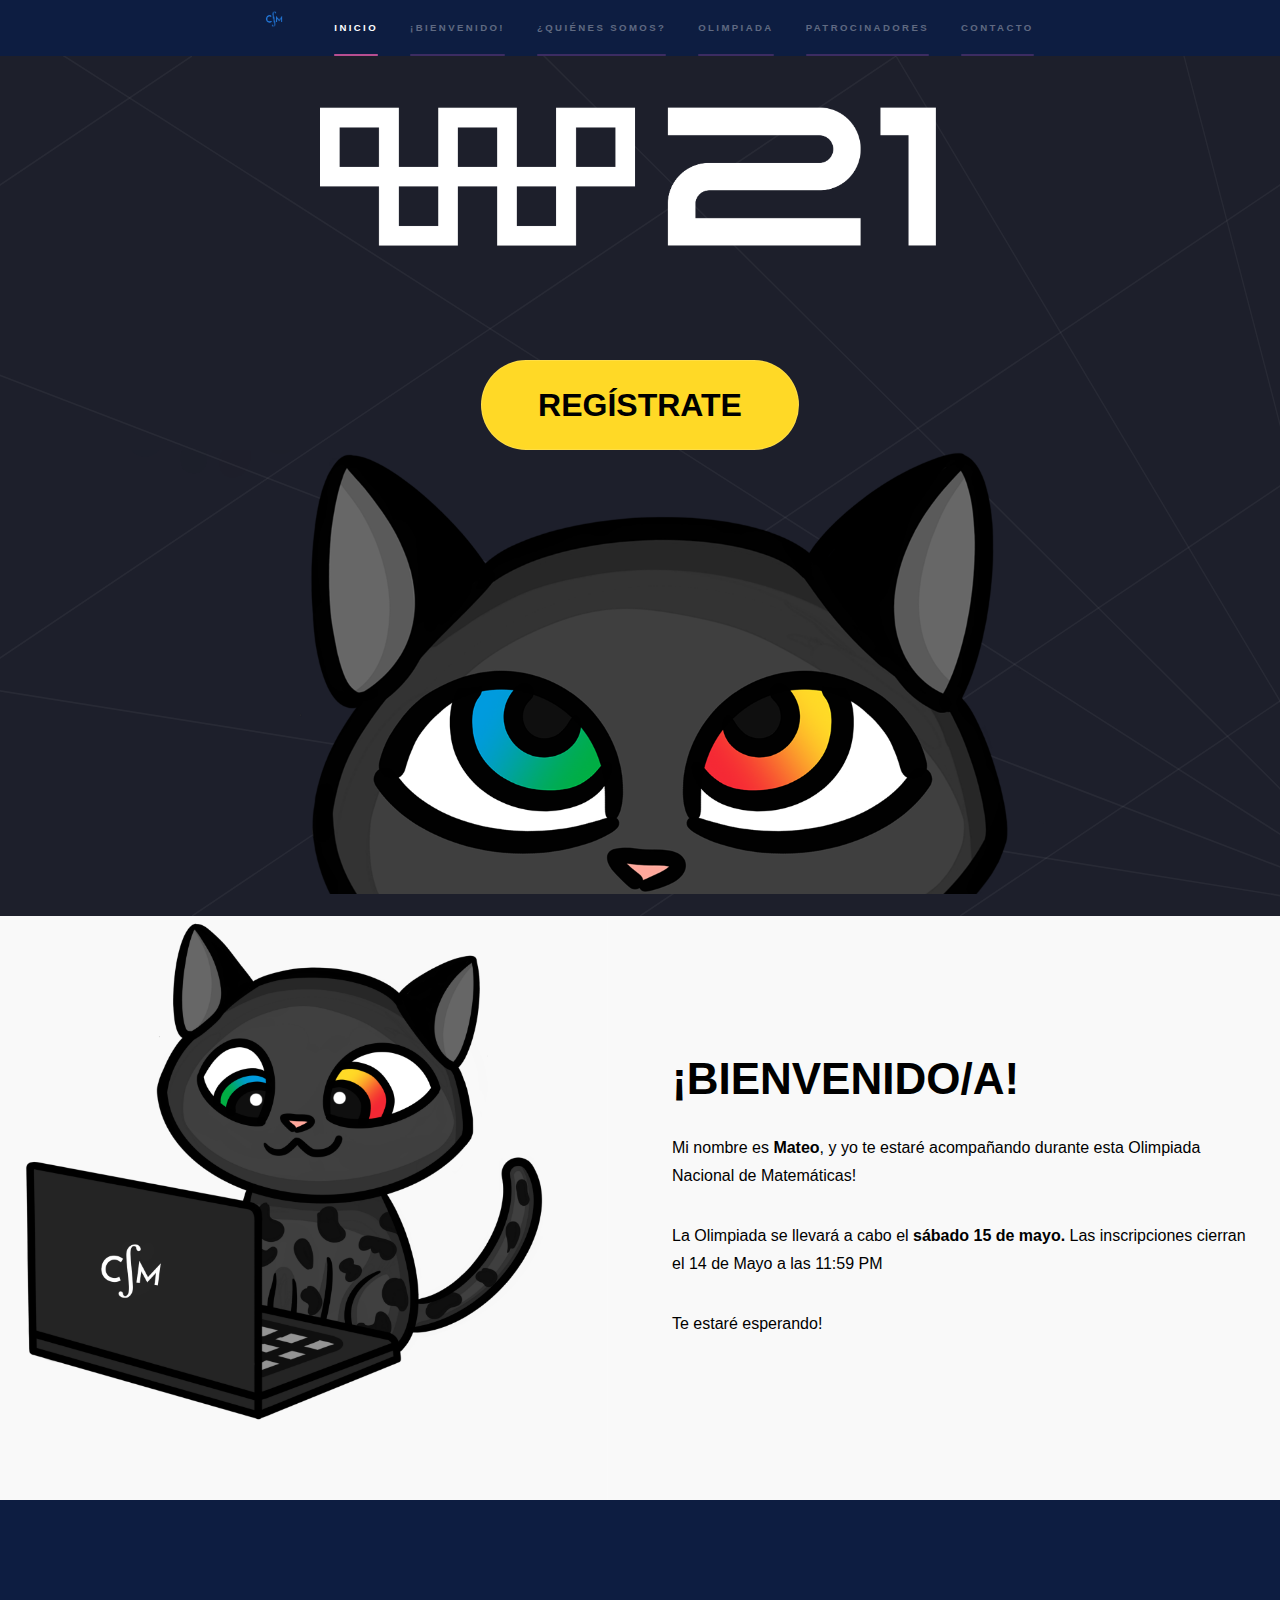
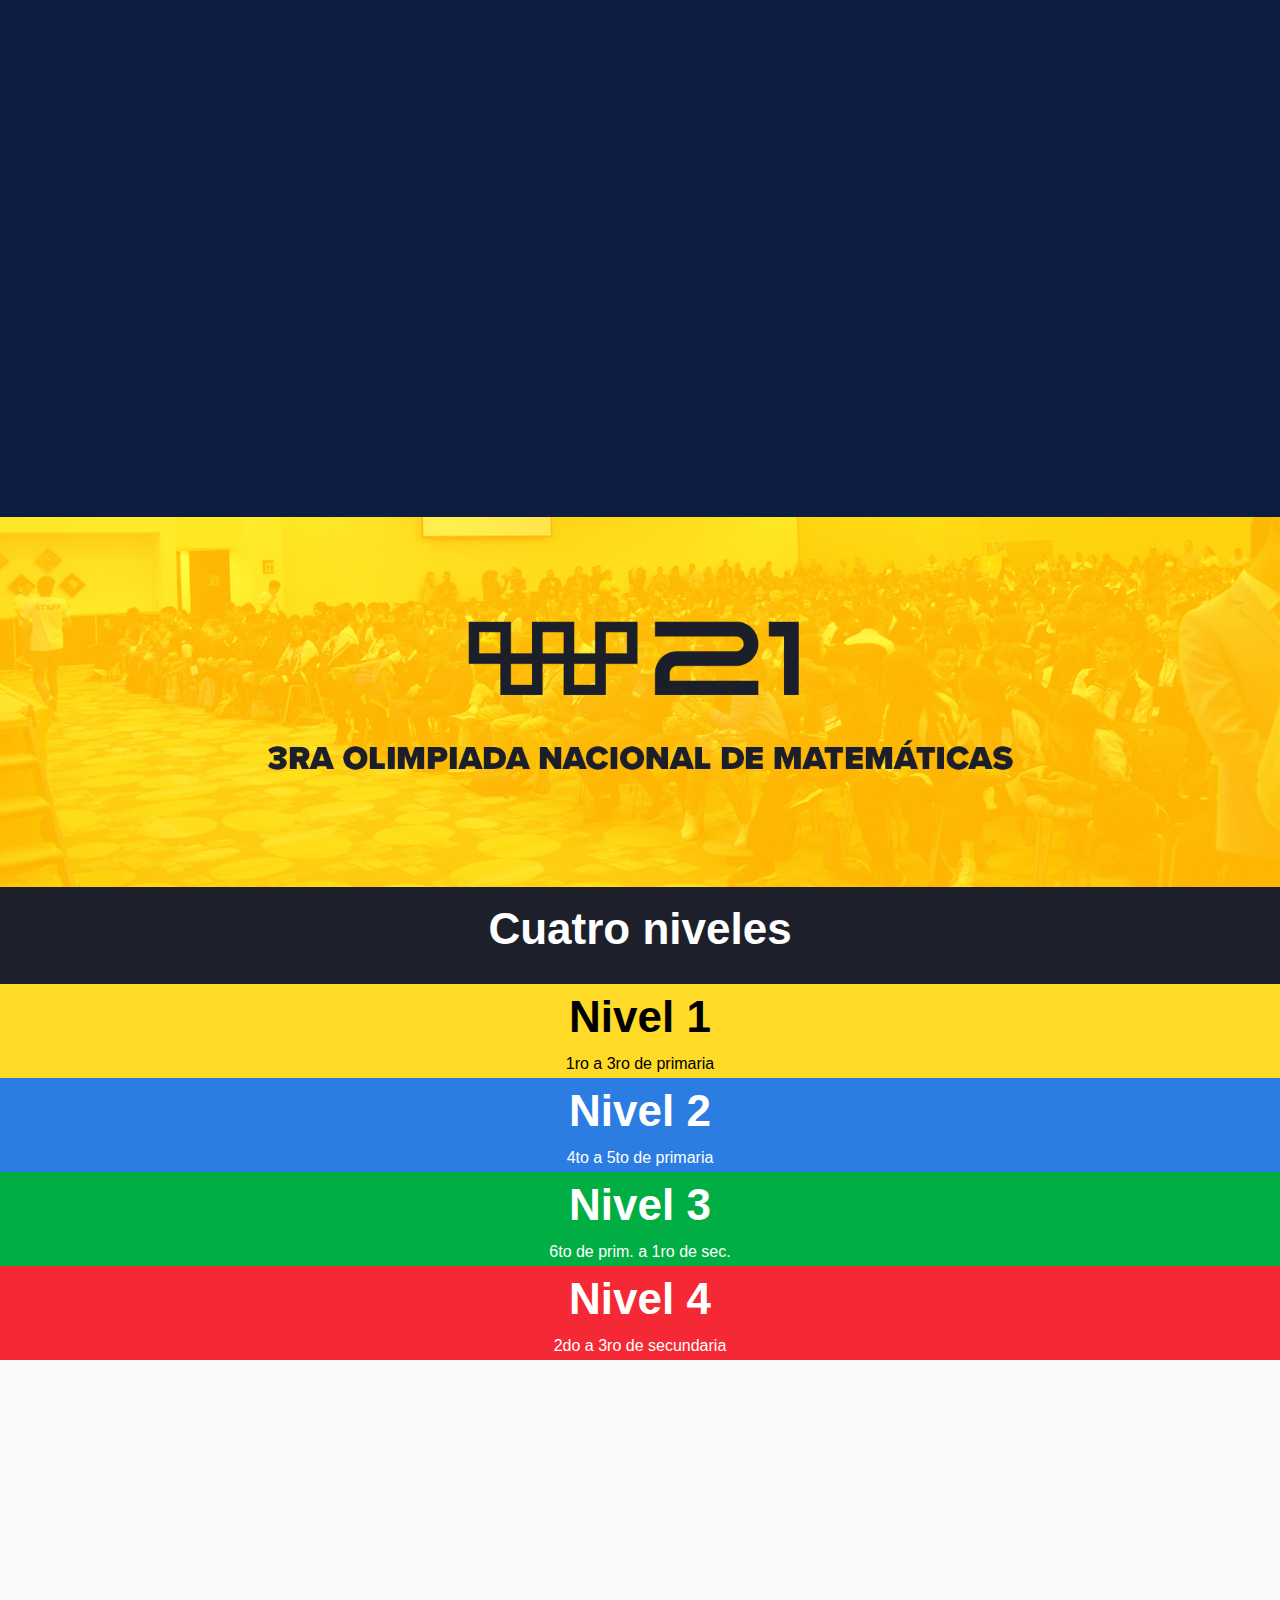
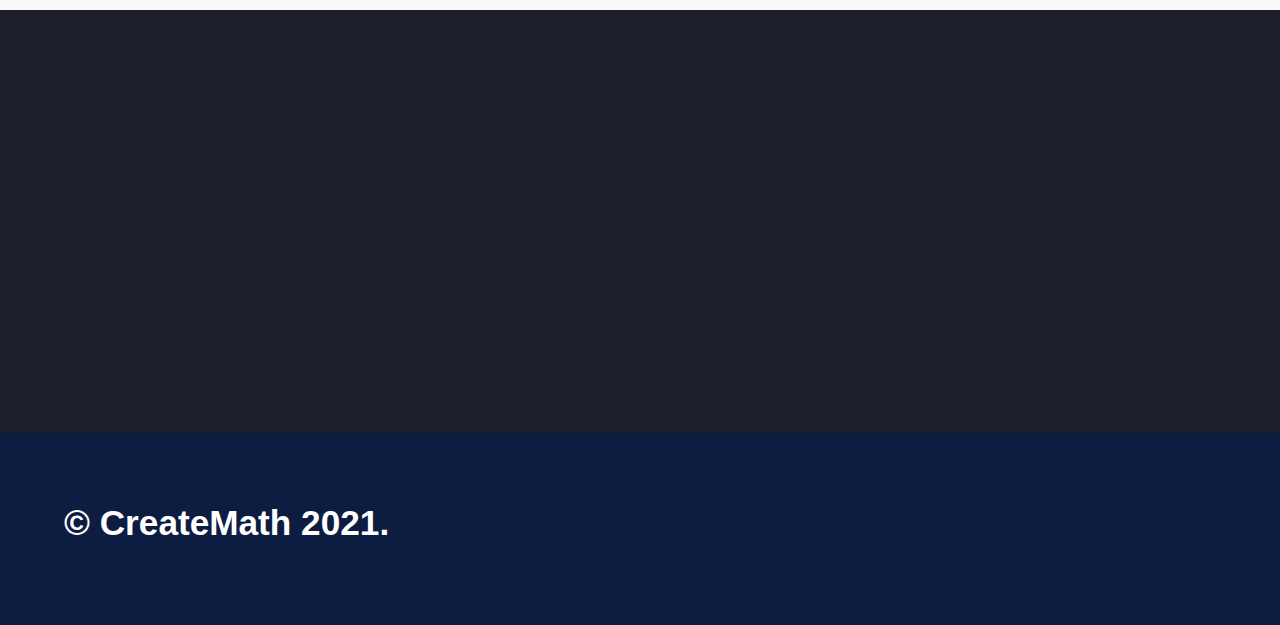
<file: index.html>
<!DOCTYPE HTML>
<!--
	Hyperspace by HTML5 UP
	html5up.net | @ajlkn
	Free for personal and commercial use under the CCA 3.0 license (html5up.net/license)
-->
<html>
	<head>
		<title>CreateMath</title>
		<meta charset="utf-8" />
		<meta name="viewport" content="width=device-width, initial-scale=1, user-scalable=no" />
		<link rel="stylesheet" href="assets/css/main.css" />
		<noscript><link rel="stylesheet" href="assets/css/noscript.css" /></noscript>
	</head>
	<body class="is-preload">

		<!-- Sidebar -->
			<section id="sidebar">
				<div class="inner">
					<nav>
						<ul>
							<li><img id="logoCreatemath" alt="logoCreateMath" src="imgnew/iconomath.jpg"/></li>
							<li><a href="#intro">Inicio</a></li>
							<li><a href="#one">¡Bienvenido!</a></li>
							<li><a href="#two">¿Quiénes somos?</a></li>
							<li><a href="#three">Olimpiada</a></li>
							<li><a href="#four">Patrocinadores</a></li>
							<li><a href="#five">Contacto</a></li>
						</ul>
					</nav>
				</div>
			</section>

		<!-- Wrapper -->
			<div id="wrapper">

				<!-- Intro -->
					<section id="intro" class="wrapper style1 fullscreen fade-up">
						<center>
						<img id="olimpicsLogoWhite" src="imgnew/olimpiadalogo.png" alt="LogoOlimpiada"/>
					</center>
						<div class="inner" id="inner-alt">
							<ul class="actions" id="inner-alt">
								
								<li><a href="factura.html" class="button scrolly">Regístrate</a></li>
							
							</ul>
							
						</div>
						<img id ="MateoHead" src="imgnew/mateoHead.png" alt="Mateo's head"/>
					</section>

				<!-- One -->
					<section id="one" class="wrapper style2 spotlights">
							<div class="content">
								
								<div class="split inner whitebg">
									<section>
										<img src="imgnew/mateoCompu.png" id="MateoHead" alt="MateoCompu"/>
									</section>
									<section id="bienvenida">
										<h1 class="whitebg">¡BIENVENIDO/A!</h1>
										<p>Mi nombre es <b class ="whitebg">Mateo</b>, y yo te estaré acompañando durante esta Olimpiada Nacional de Matemáticas!</p>
										<p>La Olimpiada se llevará a cabo el <b class ="whitebg">sábado 15 de mayo.</b> Las inscripciones cierran el 14 de Mayo a las 11:59 PM</p>
										<p>Te estaré esperando!</p>
									</section>
								</div>
							</div>
					</section>

				<!-- Two -->
					<section id="two" class="wrapper style3 fade-up">
						<div class="split inner">
							<section>
								<h1>¿QUÉ ES CREATEMATH?</h1>
								<h2>Somos un grupo estudiantil del Tecnológico de Monterrey enfocado en promover y despertar un interés en las matemáticas en mentes jóvenes</h2>
							</section>
							<section>
								<center>
								<img src="imgnew/iconomath.jpg" alt="logoCreateMath" width=100% />
								</center>
							</section>
						</div>
						
					</section>

				<!-- Three -->
					<section id="three" class="wrapper style1 fade-up">
						<img src="imgnew/newOlimpiadaImage.JPG" width=100% height="100%"/>
						<h1 class="espacio">Cuatro niveles</h1>
						<div id ="box">
							<div id="firstLevel"  class="boxes whitebg"><h1 class ="whitebg" id="text-h1">Nivel 1</h1>1ro a 3ro de primaria</div>
							<div id="secondLevel" class="boxes"><h1 id="text-h1">Nivel 2</h1>  4to a 5to de primaria</div>
							<div id="thirdLevel" class="boxes" ><h1 id="text-h1">Nivel 3</h1>  6to de prim. a 1ro de sec.</div>
							<div id="fourthLevel" class="boxes" ><h1 id="text-h1">Nivel 4</h1> 2do a 3ro de secundaria</div>
						</div>
						
					</section>

				<!-- Four -->
					<section id="four" class="wrapper style2 fade-up">
						<div class="inner whitebg">
							<center>
								<h1 class="whitebg">REGÍSTRATE ANTES DEL 14 DE MAYO A LAS 11:59 PM</h1>
							
								<!--  IMAGENES PATROCINADORES
									<br>
									<h2 class="whitebg">Presentado por:</h2>
									<img src="imgnew/logoopcion1.png">
								<img src="imgnew/logoopcion2.png">
								<img src="imgnew/logoopcion3.png"> -->
							</center>
						</div>
					</section>

				<!-- Five -->
					<section id="five" class="wrapper style1 fade-up">
						<div class="inner">
							<center>
							<h2>¿Dudas? ¡Contáctanos!</h2>
							<div class="style1">
								<section>
									<ul class="contact">
										<li>
											<h3>E-Mail</h3>
											createmathmx@gmail.com
										</li>
										<li>
											<h3>WhatsApp</h3>
											<span>(+52) 33-3570-5313</span>
										</li>
										<li>
											<h3>Redes sociales</h3>
											<ul class="icons">
												<li><a href="https://www.facebook.com/CreateMath" class="icon brands fa-facebook-f"><span class="label">Facebook</span></a></li>
												<li><a href="https://www.instagram.com/create.math/" class="icon brands fa-instagram"><span class="label">Instagram</span></a></li>
											</ul>
										</li>
									</ul>
								</section>
							</div>
						</center>
						</div>
					</section>

			</div>

		<!-- Footer -->
			<footer id="footer" class="wrapper style1-alt">
				<div class="inner" id ="altinner">
					<ul class="menu">
						<li> <h1>&copy; CreateMath 2021.</h1></li>
					</ul>
				</div>
			</footer>

		<!-- Scripts -->
			<script src="assets/js/jquery.min.js"></script>
			<script src="assets/js/jquery.scrollex.min.js"></script>
			<script src="assets/js/jquery.scrolly.min.js"></script>
			<script src="assets/js/browser.min.js"></script>
			<script src="assets/js/breakpoints.min.js"></script>
			<script src="assets/js/util.js"></script>
			<script src="assets/js/main.js"></script>

	</body>
</html>
</file>
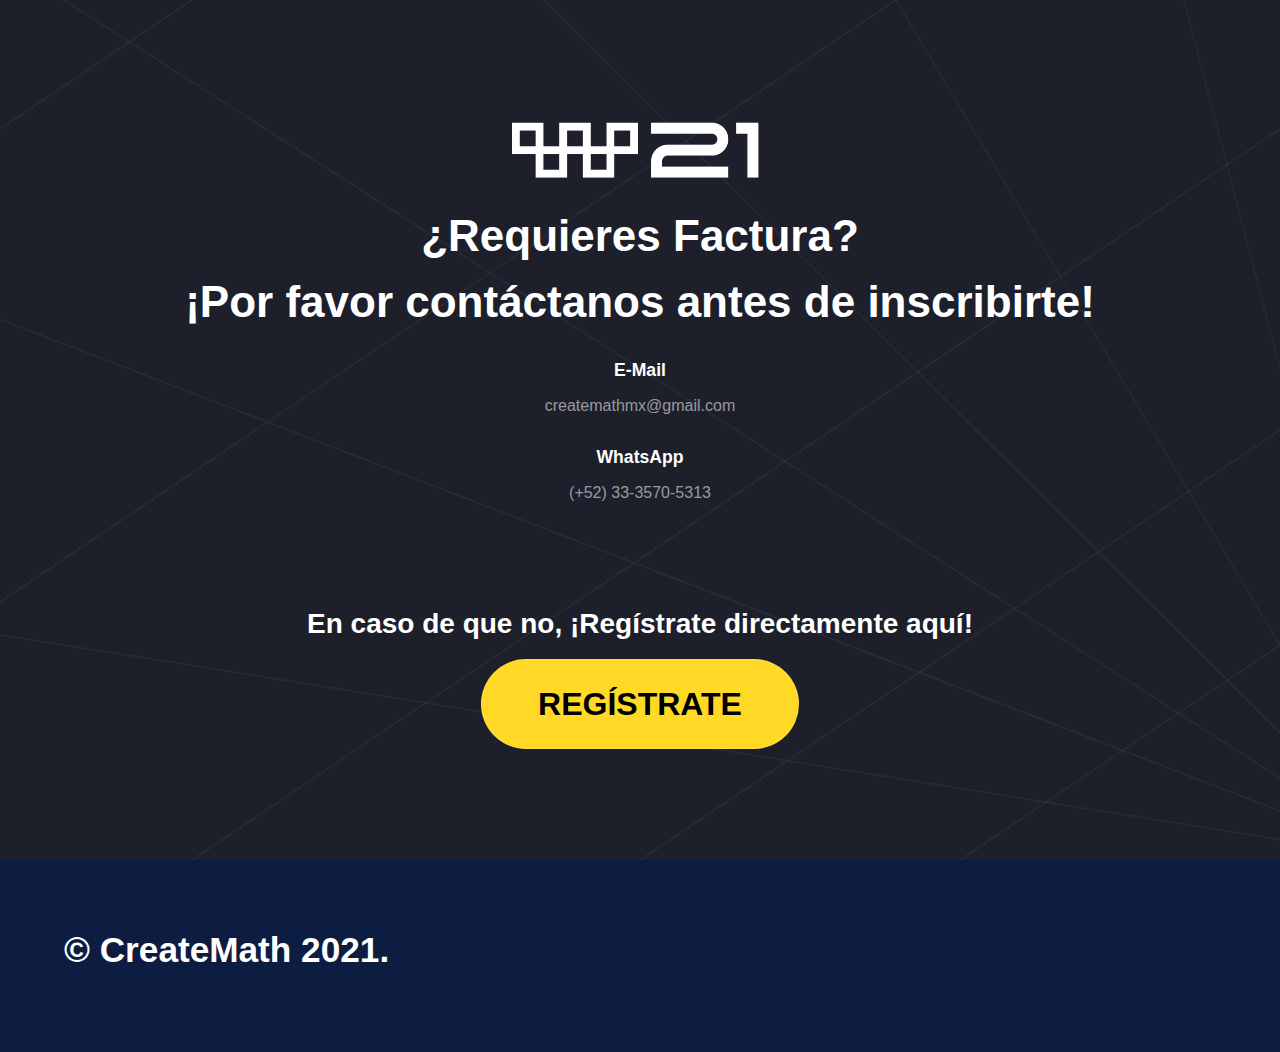
<file: factura.html>
<!DOCTYPE HTML>
<!--
	Hyperspace by HTML5 UP
	html5up.net | @ajlkn
	Free for personal and commercial use under the CCA 3.0 license (html5up.net/license)
-->
<html>
	<head>
		<title>CreateMath</title>
		<meta charset="utf-8" />
		<meta name="viewport" content="width=device-width, initial-scale=1, user-scalable=no" />
		<link rel="stylesheet" href="assets/css/main.css" />
		<noscript><link rel="stylesheet" href="assets/css/noscript.css" /></noscript>
	</head>
	<body class="is-preload">

		<!-- Wrapper -->
			<div id="wrapper">

				<!-- Intro -->
					<section id="intro" class="wrapper style1 fullscreen fade-up">
                    <div class="inner" id="inner-factura">
                        <center>
                            <img id="olimpicsLogoWhite-alt" src="imgnew/olimpiadalogo.png" alt="LogoOlimpiada"/>
                        <h1>¿Requieres Factura? <br> ¡Por favor contáctanos antes de inscribirte!</h1>
                        <div class="style1">
                            <section>
                                <ul class="contact">
                                    <li>
                                        <h3>E-Mail</h3>
                                        createmathmx@gmail.com
                                    </li>
                                    <li>
                                        <h3>WhatsApp</h3>
                                        <span>(+52) 33-3570-5313</span>
                                    </li>
                                </ul>
                            </section>
                        </div>
                    </center>
                    </div>
						<div class="inner" id="inner-alt">
                            <center>
                            <h2> En caso de que no, ¡Regístrate directamente aquí!</h2>
                        </center>
							<ul class="actions" id="inner-alt">
                                <br>
								<li><a href="https://ticketopolis.com/olimpiadanacional21/" class="button scrolly">Regístrate</a></li>
							
							</ul>
							
						</div>
					</section>

				

			</div>

		<!-- Footer -->
			<footer id="footer" class="wrapper style1-alt">
				<div class="inner" id ="altinner">
					<ul class="menu">
						<li> <h1>&copy; CreateMath 2021.</h1></li>
					</ul>
				</div>
			</footer>

		<!-- Scripts -->
			<script src="assets/js/jquery.min.js"></script>
			<script src="assets/js/jquery.scrollex.min.js"></script>
			<script src="assets/js/jquery.scrolly.min.js"></script>
			<script src="assets/js/browser.min.js"></script>
			<script src="assets/js/breakpoints.min.js"></script>
			<script src="assets/js/util.js"></script>
			<script src="assets/js/main.js"></script>

	</body>
</html>
</file>
<file: assets/css/noscript.css>
/*
	Hyperspace by HTML5 UP
	html5up.net | @ajlkn
	Free for personal and commercial use under the CCA 3.0 license (html5up.net/license)
*/

/* Spotlights */

	.spotlights > section > .image:before {
		opacity: 0 !important;
	}

	.spotlights > section > .content > .inner {
		-moz-transform: none !important;
		-webkit-transform: none !important;
		-ms-transform: none !important;
		transform: none !important;
		opacity: 1 !important;
	}

/* Wrapper */

	.wrapper > .inner {
		opacity: 1 !important;
		-moz-transform: none !important;
		-webkit-transform: none !important;
		-ms-transform: none !important;
		transform: none !important;
	}

/* Sidebar */

	#sidebar > .inner {
		opacity: 1 !important;
	}

	#sidebar nav > ul > li {
		-moz-transform: none !important;
		-webkit-transform: none !important;
		-ms-transform: none !important;
		transform: none !important;
		opacity: 1 !important;
	}
</file>
<file: assets/css/main.css>
@import url(fontawesome-all.min.css);

/*
	Hyperspace by HTML5 UP
	html5up.net | @ajlkn
	Free for personal and commercial use under the CCA 3.0 license (html5up.net/license)
*/

html, body, div, span, applet, object,
iframe, h1, h2, h3, h4, h5, h6, p, blockquote,
pre, a, abbr, acronym, address, big, cite,
code, del, dfn, em, img, ins, kbd, q, s, samp,
small, strike, strong, sub, sup, tt, var, b,
u, i, center, dl, dt, dd, ol, ul, li, fieldset,
form, label, legend, table, caption, tbody,
tfoot, thead, tr, th, td, article, aside,
canvas, details, embed, figure, figcaption,
footer, header, hgroup, menu, nav, output, ruby,
section, summary, time, mark, audio, video {
	margin: 0;
	padding: 0;
	border: 0;
	font-size: 100%;
	font: inherit;
	vertical-align: baseline;}

article, aside, details, figcaption, figure,
footer, header, hgroup, menu, nav, section {
	display: block;}

body {
	line-height: 1;
}

ol, ul {
	list-style: none;
}

blockquote, q {
	quotes: none;
}

	blockquote:before, blockquote:after, q:before, q:after {
		content: '';
		content: none;
	}

table {
	border-collapse: collapse;
	border-spacing: 0;
}

body {
	-webkit-text-size-adjust: none;
}

mark {
	background-color: transparent;
	color: inherit;
}

input::-moz-focus-inner {
	border: 0;
	padding: 0;
}

input, select, textarea {
	-moz-appearance: none;
	-webkit-appearance: none;
	-ms-appearance: none;
	appearance: none;
}

/* Basic */

	@-ms-viewport {
		width: device-width;
	}

	body {
		-ms-overflow-style: scrollbar;
	}

	@media screen and (max-width: 480px) {

		html, body {
			min-width: 320px;
		}

	}

	html {
		box-sizing: border-box;
	}

	*, *:before, *:after {
		box-sizing: inherit;
	}

	body {
		background: #312450;
	}

		body.is-preload *, body.is-preload *:before, body.is-preload *:after {
			-moz-animation: none !important;
			-webkit-animation: none !important;
			-ms-animation: none !important;
			animation: none !important;
			-moz-transition: none !important;
			-webkit-transition: none !important;
			-ms-transition: none !important;
			transition: none !important;
		}

/* Type */

	body, input, select, textarea {
		color: rgba(255, 255, 255, 0.55);
		font-family: Helvetica, Helvetica, Arial, sans-serif;
		font-size: 16.5pt;
		font-weight: normal;
		line-height: 1.75;
	}

		@media screen and (max-width: 1680px) {

			body, input, select, textarea {
				font-size: 13pt;
			}

		}

		@media screen and (max-width: 1280px) {

			body, input, select, textarea {
				font-size: 12pt;
			}

		}

		@media screen and (max-width: 360px) {

			body, input, select, textarea {
				font-size: 11pt;
			}

		}

	a {
		-moz-transition: color 0.2s ease, border-bottom-color 0.2s ease;
		-webkit-transition: color 0.2s ease, border-bottom-color 0.2s ease;
		-ms-transition: color 0.2s ease, border-bottom-color 0.2s ease;
		transition: color 0.2s ease, border-bottom-color 0.2s ease;
		border-bottom: dotted 1px rgba(255, 255, 255, 0.35);
		color: inherit;
		text-decoration: none;
	}

		a:hover {
			border-bottom-color: transparent;
			color: #ffffff;
		}

	strong, b {
		color: #ffffff;
		font-weight: bold;
	}

	em, i {
		font-style: italic;
	}

	p {
		margin: 0 0 2em 0;
	}

	h1, h2, h3, h4, h5, h6 {
		color: #ffffff;
		font-weight: bold;
		line-height: 1.5;
		margin: 0 0 0.5em 0;
	}

		h1 a, h2 a, h3 a, h4 a, h5 a, h6 a {
			color: inherit;
			text-decoration: none;
		}

	h1 {
		font-size: 2.75em;
	}

		h1.major {
			margin: 0 0 1.3em 0;
			position: relative;
			padding-bottom: 0.35em;
		}

			h1.major:after {
				background-image: -moz-linear-gradient(to right, #5e42a6, #b74e91);
				background-image: -webkit-linear-gradient(to right, #5e42a6, #b74e91);
				background-image: -ms-linear-gradient(to right, #5e42a6, #b74e91);
				background-image: linear-gradient(to right, #5e42a6, #b74e91);
				-moz-transition: max-width 0.2s ease;
				-webkit-transition: max-width 0.2s ease;
				-ms-transition: max-width 0.2s ease;
				transition: max-width 0.2s ease;
				border-radius: 0.2em;
				bottom: 0;
				content: '';
				height: 0.05em;
				position: absolute;
				right: 0;
				width: 100%;
			}

	h2 {
		font-size: 1.75em;
	}

	h3 {
		font-size: 1.1em;
	}

	h4 {
		font-size: 1em;
	}

	h5 {
		font-size: 0.8em;
	}

	h6 {
		font-size: 0.6em;
	}

	@media screen and (max-width: 736px) {

		h1 {
			font-size: 2em;
		}

		h2 {
			font-size: 1.25em;
		}

		h3 {
			font-size: 1em;
		}

		h4 {
			font-size: 0.8em;
		}

		h5 {
			font-size: 0.6em;
		}

		h6 {
			font-size: 0.6em;
		}

	}

	sub {
		font-size: 0.8em;
		position: relative;
		top: 0.5em;
	}

	sup {
		font-size: 0.8em;
		position: relative;
		top: -0.5em;
	}

	blockquote {
		border-left: solid 4px rgba(255, 255, 255, 0.15);
		font-style: italic;
		margin: 0 0 2em 0;
		padding: 0.5em 0 0.5em 2em;
	}

	code {
		background: rgba(255, 255, 255, 0.05);
		border-radius: 0.25em;
		border: solid 1px rgba(255, 255, 255, 0.15);
		font-family: "Courier New", monospace;
		font-size: 0.9em;
		margin: 0 0.25em;
		padding: 0.25em 0.65em;
	}

	pre {
		-webkit-overflow-scrolling: touch;
		font-family: "Courier New", monospace;
		font-size: 0.9em;
		margin: 0 0 2em 0;
	}

		pre code {
			display: block;
			line-height: 1.75em;
			padding: 1em 1.5em;
			overflow-x: auto;
		}

	hr {
		border: 0;
		border-bottom: solid 1px rgba(255, 255, 255, 0.15);
		margin: 2em 0;
	}

		hr.major {
			margin: 3em 0;
		}

	.align-left {
		text-align: left;
	}

	.align-center {
		text-align: center;
	}

	.align-right {
		text-align: right;
	}

/* Row */

	.row {
		display: flex;
		flex-wrap: wrap;
		box-sizing: border-box;
		align-items: stretch;
	}

		.row > * {
			box-sizing: border-box;
		}

		.row.gtr-uniform > * > :last-child {
			margin-bottom: 0;
		}

		.row.aln-left {
			justify-content: flex-start;
		}

		.row.aln-center {
			justify-content: center;
		}

		.row.aln-right {
			justify-content: flex-end;
		}

		.row.aln-top {
			align-items: flex-start;
		}

		.row.aln-middle {
			align-items: center;
		}

		.row.aln-bottom {
			align-items: flex-end;
		}

		.row > .imp {
			order: -1;
		}

		.row > .col-1 {
			width: 8.33333%;
		}

		.row > .off-1 {
			margin-left: 8.33333%;
		}

		.row > .col-2 {
			width: 16.66667%;
		}

		.row > .off-2 {
			margin-left: 16.66667%;
		}

		.row > .col-3 {
			width: 25%;
		}

		.row > .off-3 {
			margin-left: 25%;
		}

		.row > .col-4 {
			width: 33.33333%;
		}

		.row > .off-4 {
			margin-left: 33.33333%;
		}

		.row > .col-5 {
			width: 41.66667%;
		}

		.row > .off-5 {
			margin-left: 41.66667%;
		}

		.row > .col-6 {
			width: 50%;
		}

		.row > .off-6 {
			margin-left: 50%;
		}

		.row > .col-7 {
			width: 58.33333%;
		}

		.row > .off-7 {
			margin-left: 58.33333%;
		}

		.row > .col-8 {
			width: 66.66667%;
		}

		.row > .off-8 {
			margin-left: 66.66667%;
		}

		.row > .col-9 {
			width: 75%;
		}

		.row > .off-9 {
			margin-left: 75%;
		}

		.row > .col-10 {
			width: 83.33333%;
		}

		.row > .off-10 {
			margin-left: 83.33333%;
		}

		.row > .col-11 {
			width: 91.66667%;
		}

		.row > .off-11 {
			margin-left: 91.66667%;
		}

		.row > .col-12 {
			width: 100%;
		}

		.row > .off-12 {
			margin-left: 100%;
		}

		.row.gtr-0 {
			margin-top: 0;
			margin-left: 0em;
		}

			.row.gtr-0 > * {
				padding: 0 0 0 0em;
			}

			.row.gtr-0.gtr-uniform {
				margin-top: 0em;
			}

				.row.gtr-0.gtr-uniform > * {
					padding-top: 0em;
				}

		.row.gtr-25 {
			margin-top: 0;
			margin-left: -0.375em;
		}

			.row.gtr-25 > * {
				padding: 0 0 0 0.375em;
			}

			.row.gtr-25.gtr-uniform {
				margin-top: -0.375em;
			}

				.row.gtr-25.gtr-uniform > * {
					padding-top: 0.375em;
				}

		.row.gtr-50 {
			margin-top: 0;
			margin-left: -0.75em;
		}

			.row.gtr-50 > * {
				padding: 0 0 0 0.75em;
			}

			.row.gtr-50.gtr-uniform {
				margin-top: -0.75em;
			}

				.row.gtr-50.gtr-uniform > * {
					padding-top: 0.75em;
				}

		.row {
			margin-top: 0;
			margin-left: -1.5em;
		}

			.row > * {
				padding: 0 0 0 1.5em;
			}

			.row.gtr-uniform {
				margin-top: -1.5em;
			}

				.row.gtr-uniform > * {
					padding-top: 1.5em;
				}

		.row.gtr-150 {
			margin-top: 0;
			margin-left: -2.25em;
		}

			.row.gtr-150 > * {
				padding: 0 0 0 2.25em;
			}

			.row.gtr-150.gtr-uniform {
				margin-top: -2.25em;
			}

				.row.gtr-150.gtr-uniform > * {
					padding-top: 2.25em;
				}

		.row.gtr-200 {
			margin-top: 0;
			margin-left: -3em;
		}

			.row.gtr-200 > * {
				padding: 0 0 0 3em;
			}

			.row.gtr-200.gtr-uniform {
				margin-top: -3em;
			}

				.row.gtr-200.gtr-uniform > * {
					padding-top: 3em;
				}

		@media screen and (max-width: 1680px) {

			.row {
				display: flex;
				flex-wrap: wrap;
				box-sizing: border-box;
				align-items: stretch;
			}

				.row > * {
					box-sizing: border-box;
				}

				.row.gtr-uniform > * > :last-child {
					margin-bottom: 0;
				}

				.row.aln-left {
					justify-content: flex-start;
				}

				.row.aln-center {
					justify-content: center;
				}

				.row.aln-right {
					justify-content: flex-end;
				}

				.row.aln-top {
					align-items: flex-start;
				}

				.row.aln-middle {
					align-items: center;
				}

				.row.aln-bottom {
					align-items: flex-end;
				}

				.row > .imp-xlarge {
					order: -1;
				}

				.row > .col-1-xlarge {
					width: 8.33333%;
				}

				.row > .off-1-xlarge {
					margin-left: 8.33333%;
				}

				.row > .col-2-xlarge {
					width: 16.66667%;
				}

				.row > .off-2-xlarge {
					margin-left: 16.66667%;
				}

				.row > .col-3-xlarge {
					width: 25%;
				}

				.row > .off-3-xlarge {
					margin-left: 25%;
				}

				.row > .col-4-xlarge {
					width: 33.33333%;
				}

				.row > .off-4-xlarge {
					margin-left: 33.33333%;
				}

				.row > .col-5-xlarge {
					width: 41.66667%;
				}

				.row > .off-5-xlarge {
					margin-left: 41.66667%;
				}

				.row > .col-6-xlarge {
					width: 50%;
				}

				.row > .off-6-xlarge {
					margin-left: 50%;
				}

				.row > .col-7-xlarge {
					width: 58.33333%;
				}

				.row > .off-7-xlarge {
					margin-left: 58.33333%;
				}

				.row > .col-8-xlarge {
					width: 66.66667%;
				}

				.row > .off-8-xlarge {
					margin-left: 66.66667%;
				}

				.row > .col-9-xlarge {
					width: 75%;
				}

				.row > .off-9-xlarge {
					margin-left: 75%;
				}

				.row > .col-10-xlarge {
					width: 83.33333%;
				}

				.row > .off-10-xlarge {
					margin-left: 83.33333%;
				}

				.row > .col-11-xlarge {
					width: 91.66667%;
				}

				.row > .off-11-xlarge {
					margin-left: 91.66667%;
				}

				.row > .col-12-xlarge {
					width: 100%;
				}

				.row > .off-12-xlarge {
					margin-left: 100%;
				}

				.row.gtr-0 {
					margin-top: 0;
					margin-left: 0em;
				}

					.row.gtr-0 > * {
						padding: 0 0 0 0em;
					}

					.row.gtr-0.gtr-uniform {
						margin-top: 0em;
					}

						.row.gtr-0.gtr-uniform > * {
							padding-top: 0em;
						}

				.row.gtr-25 {
					margin-top: 0;
					margin-left: -0.375em;
				}

					.row.gtr-25 > * {
						padding: 0 0 0 0.375em;
					}

					.row.gtr-25.gtr-uniform {
						margin-top: -0.375em;
					}

						.row.gtr-25.gtr-uniform > * {
							padding-top: 0.375em;
						}

				.row.gtr-50 {
					margin-top: 0;
					margin-left: -0.75em;
				}

					.row.gtr-50 > * {
						padding: 0 0 0 0.75em;
					}

					.row.gtr-50.gtr-uniform {
						margin-top: -0.75em;
					}

						.row.gtr-50.gtr-uniform > * {
							padding-top: 0.75em;
						}

				.row {
					margin-top: 0;
					margin-left: -1.5em;
				}

					.row > * {
						padding: 0 0 0 1.5em;
					}

					.row.gtr-uniform {
						margin-top: -1.5em;
					}

						.row.gtr-uniform > * {
							padding-top: 1.5em;
						}

				.row.gtr-150 {
					margin-top: 0;
					margin-left: -2.25em;
				}

					.row.gtr-150 > * {
						padding: 0 0 0 2.25em;
					}

					.row.gtr-150.gtr-uniform {
						margin-top: -2.25em;
					}

						.row.gtr-150.gtr-uniform > * {
							padding-top: 2.25em;
						}

				.row.gtr-200 {
					margin-top: 0;
					margin-left: -3em;
				}

					.row.gtr-200 > * {
						padding: 0 0 0 3em;
					}

					.row.gtr-200.gtr-uniform {
						margin-top: -3em;
					}

						.row.gtr-200.gtr-uniform > * {
							padding-top: 3em;
						}

		}

		@media screen and (max-width: 1280px) {

			.row {
				display: flex;
				flex-wrap: wrap;
				box-sizing: border-box;
				align-items: stretch;
			}

				.row > * {
					box-sizing: border-box;
				}

				.row.gtr-uniform > * > :last-child {
					margin-bottom: 0;
				}

				.row.aln-left {
					justify-content: flex-start;
				}

				.row.aln-center {
					justify-content: center;
				}

				.row.aln-right {
					justify-content: flex-end;
				}

				.row.aln-top {
					align-items: flex-start;
				}

				.row.aln-middle {
					align-items: center;
				}

				.row.aln-bottom {
					align-items: flex-end;
				}

				.row > .imp-large {
					order: -1;
				}

				.row > .col-1-large {
					width: 8.33333%;
				}

				.row > .off-1-large {
					margin-left: 8.33333%;
				}

				.row > .col-2-large {
					width: 16.66667%;
				}

				.row > .off-2-large {
					margin-left: 16.66667%;
				}

				.row > .col-3-large {
					width: 25%;
				}

				.row > .off-3-large {
					margin-left: 25%;
				}

				.row > .col-4-large {
					width: 33.33333%;
				}

				.row > .off-4-large {
					margin-left: 33.33333%;
				}

				.row > .col-5-large {
					width: 41.66667%;
				}

				.row > .off-5-large {
					margin-left: 41.66667%;
				}

				.row > .col-6-large {
					width: 50%;
				}

				.row > .off-6-large {
					margin-left: 50%;
				}

				.row > .col-7-large {
					width: 58.33333%;
				}

				.row > .off-7-large {
					margin-left: 58.33333%;
				}

				.row > .col-8-large {
					width: 66.66667%;
				}

				.row > .off-8-large {
					margin-left: 66.66667%;
				}

				.row > .col-9-large {
					width: 75%;
				}

				.row > .off-9-large {
					margin-left: 75%;
				}

				.row > .col-10-large {
					width: 83.33333%;
				}

				.row > .off-10-large {
					margin-left: 83.33333%;
				}

				.row > .col-11-large {
					width: 91.66667%;
				}

				.row > .off-11-large {
					margin-left: 91.66667%;
				}

				.row > .col-12-large {
					width: 100%;
				}

				.row > .off-12-large {
					margin-left: 100%;
				}

				.row.gtr-0 {
					margin-top: 0;
					margin-left: 0em;
				}

					.row.gtr-0 > * {
						padding: 0 0 0 0em;
					}

					.row.gtr-0.gtr-uniform {
						margin-top: 0em;
					}

						.row.gtr-0.gtr-uniform > * {
							padding-top: 0em;
						}

				.row.gtr-25 {
					margin-top: 0;
					margin-left: -0.375em;
				}

					.row.gtr-25 > * {
						padding: 0 0 0 0.375em;
					}

					.row.gtr-25.gtr-uniform {
						margin-top: -0.375em;
					}

						.row.gtr-25.gtr-uniform > * {
							padding-top: 0.375em;
						}

				.row.gtr-50 {
					margin-top: 0;
					margin-left: -0.75em;
				}

					.row.gtr-50 > * {
						padding: 0 0 0 0.75em;
					}

					.row.gtr-50.gtr-uniform {
						margin-top: -0.75em;
					}

						.row.gtr-50.gtr-uniform > * {
							padding-top: 0.75em;
						}

				.row {
					margin-top: 0;
					margin-left: -1.5em;
				}

					.row > * {
						padding: 0 0 0 1.5em;
					}

					.row.gtr-uniform {
						margin-top: -1.5em;
					}

						.row.gtr-uniform > * {
							padding-top: 1.5em;
						}

				.row.gtr-150 {
					margin-top: 0;
					margin-left: -2.25em;
				}

					.row.gtr-150 > * {
						padding: 0 0 0 2.25em;
					}

					.row.gtr-150.gtr-uniform {
						margin-top: -2.25em;
					}

						.row.gtr-150.gtr-uniform > * {
							padding-top: 2.25em;
						}

				.row.gtr-200 {
					margin-top: 0;
					margin-left: -3em;
				}

					.row.gtr-200 > * {
						padding: 0 0 0 3em;
					}

					.row.gtr-200.gtr-uniform {
						margin-top: -3em;
					}

						.row.gtr-200.gtr-uniform > * {
							padding-top: 3em;
						}

		}

		@media screen and (max-width: 980px) {

			.row {
				display: flex;
				flex-wrap: wrap;
				box-sizing: border-box;
				align-items: stretch;
			}

				.row > * {
					box-sizing: border-box;
				}

				.row.gtr-uniform > * > :last-child {
					margin-bottom: 0;
				}

				.row.aln-left {
					justify-content: flex-start;
				}

				.row.aln-center {
					justify-content: center;
				}

				.row.aln-right {
					justify-content: flex-end;
				}

				.row.aln-top {
					align-items: flex-start;
				}

				.row.aln-middle {
					align-items: center;
				}

				.row.aln-bottom {
					align-items: flex-end;
				}

				.row > .imp-medium {
					order: -1;
				}

				.row > .col-1-medium {
					width: 8.33333%;
				}

				.row > .off-1-medium {
					margin-left: 8.33333%;
				}

				.row > .col-2-medium {
					width: 16.66667%;
				}

				.row > .off-2-medium {
					margin-left: 16.66667%;
				}

				.row > .col-3-medium {
					width: 25%;
				}

				.row > .off-3-medium {
					margin-left: 25%;
				}

				.row > .col-4-medium {
					width: 33.33333%;
				}

				.row > .off-4-medium {
					margin-left: 33.33333%;
				}

				.row > .col-5-medium {
					width: 41.66667%;
				}

				.row > .off-5-medium {
					margin-left: 41.66667%;
				}

				.row > .col-6-medium {
					width: 50%;
				}

				.row > .off-6-medium {
					margin-left: 50%;
				}

				.row > .col-7-medium {
					width: 58.33333%;
				}

				.row > .off-7-medium {
					margin-left: 58.33333%;
				}

				.row > .col-8-medium {
					width: 66.66667%;
				}

				.row > .off-8-medium {
					margin-left: 66.66667%;
				}

				.row > .col-9-medium {
					width: 75%;
				}

				.row > .off-9-medium {
					margin-left: 75%;
				}

				.row > .col-10-medium {
					width: 83.33333%;
				}

				.row > .off-10-medium {
					margin-left: 83.33333%;
				}

				.row > .col-11-medium {
					width: 91.66667%;
				}

				.row > .off-11-medium {
					margin-left: 91.66667%;
				}

				.row > .col-12-medium {
					width: 100%;
				}

				.row > .off-12-medium {
					margin-left: 100%;
				}

				.row.gtr-0 {
					margin-top: 0;
					margin-left: 0em;
				}

					.row.gtr-0 > * {
						padding: 0 0 0 0em;
					}

					.row.gtr-0.gtr-uniform {
						margin-top: 0em;
					}

						.row.gtr-0.gtr-uniform > * {
							padding-top: 0em;
						}

				.row.gtr-25 {
					margin-top: 0;
					margin-left: -0.375em;
				}

					.row.gtr-25 > * {
						padding: 0 0 0 0.375em;
					}

					.row.gtr-25.gtr-uniform {
						margin-top: -0.375em;
					}

						.row.gtr-25.gtr-uniform > * {
							padding-top: 0.375em;
						}

				.row.gtr-50 {
					margin-top: 0;
					margin-left: -0.75em;
				}

					.row.gtr-50 > * {
						padding: 0 0 0 0.75em;
					}

					.row.gtr-50.gtr-uniform {
						margin-top: -0.75em;
					}

						.row.gtr-50.gtr-uniform > * {
							padding-top: 0.75em;
						}

				.row {
					margin-top: 0;
					margin-left: -1.5em;
				}

					.row > * {
						padding: 0 0 0 1.5em;
					}

					.row.gtr-uniform {
						margin-top: -1.5em;
					}

						.row.gtr-uniform > * {
							padding-top: 1.5em;
						}

				.row.gtr-150 {
					margin-top: 0;
					margin-left: -2.25em;
				}

					.row.gtr-150 > * {
						padding: 0 0 0 2.25em;
					}

					.row.gtr-150.gtr-uniform {
						margin-top: -2.25em;
					}

						.row.gtr-150.gtr-uniform > * {
							padding-top: 2.25em;
						}

				.row.gtr-200 {
					margin-top: 0;
					margin-left: -3em;
				}

					.row.gtr-200 > * {
						padding: 0 0 0 3em;
					}

					.row.gtr-200.gtr-uniform {
						margin-top: -3em;
					}

						.row.gtr-200.gtr-uniform > * {
							padding-top: 3em;
						}

		}

		@media screen and (max-width: 736px) {

			.row {
				display: flex;
				flex-wrap: wrap;
				box-sizing: border-box;
				align-items: stretch;
			}

				.row > * {
					box-sizing: border-box;
				}

				.row.gtr-uniform > * > :last-child {
					margin-bottom: 0;
				}

				.row.aln-left {
					justify-content: flex-start;
				}

				.row.aln-center {
					justify-content: center;
				}

				.row.aln-right {
					justify-content: flex-end;
				}

				.row.aln-top {
					align-items: flex-start;
				}

				.row.aln-middle {
					align-items: center;
				}

				.row.aln-bottom {
					align-items: flex-end;
				}

				.row > .imp-small {
					order: -1;
				}

				.row > .col-1-small {
					width: 8.33333%;
				}

				.row > .off-1-small {
					margin-left: 8.33333%;
				}

				.row > .col-2-small {
					width: 16.66667%;
				}

				.row > .off-2-small {
					margin-left: 16.66667%;
				}

				.row > .col-3-small {
					width: 25%;
				}

				.row > .off-3-small {
					margin-left: 25%;
				}

				.row > .col-4-small {
					width: 33.33333%;
				}

				.row > .off-4-small {
					margin-left: 33.33333%;
				}

				.row > .col-5-small {
					width: 41.66667%;
				}

				.row > .off-5-small {
					margin-left: 41.66667%;
				}

				.row > .col-6-small {
					width: 50%;
				}

				.row > .off-6-small {
					margin-left: 50%;
				}

				.row > .col-7-small {
					width: 58.33333%;
				}

				.row > .off-7-small {
					margin-left: 58.33333%;
				}

				.row > .col-8-small {
					width: 66.66667%;
				}

				.row > .off-8-small {
					margin-left: 66.66667%;
				}

				.row > .col-9-small {
					width: 75%;
				}

				.row > .off-9-small {
					margin-left: 75%;
				}

				.row > .col-10-small {
					width: 83.33333%;
				}

				.row > .off-10-small {
					margin-left: 83.33333%;
				}

				.row > .col-11-small {
					width: 91.66667%;
				}

				.row > .off-11-small {
					margin-left: 91.66667%;
				}

				.row > .col-12-small {
					width: 100%;
				}

				.row > .off-12-small {
					margin-left: 100%;
				}

				.row.gtr-0 {
					margin-top: 0;
					margin-left: 0em;
				}

					.row.gtr-0 > * {
						padding: 0 0 0 0em;
					}

					.row.gtr-0.gtr-uniform {
						margin-top: 0em;
					}

						.row.gtr-0.gtr-uniform > * {
							padding-top: 0em;
						}

				.row.gtr-25 {
					margin-top: 0;
					margin-left: -0.375em;
				}

					.row.gtr-25 > * {
						padding: 0 0 0 0.375em;
					}

					.row.gtr-25.gtr-uniform {
						margin-top: -0.375em;
					}

						.row.gtr-25.gtr-uniform > * {
							padding-top: 0.375em;
						}

				.row.gtr-50 {
					margin-top: 0;
					margin-left: -0.75em;
				}

					.row.gtr-50 > * {
						padding: 0 0 0 0.75em;
					}

					.row.gtr-50.gtr-uniform {
						margin-top: -0.75em;
					}

						.row.gtr-50.gtr-uniform > * {
							padding-top: 0.75em;
						}

				.row {
					margin-top: 0;
					margin-left: -1.5em;
				}

					.row > * {
						padding: 0 0 0 1.5em;
					}

					.row.gtr-uniform {
						margin-top: -1.5em;
					}

						.row.gtr-uniform > * {
							padding-top: 1.5em;
						}

				.row.gtr-150 {
					margin-top: 0;
					margin-left: -2.25em;
				}

					.row.gtr-150 > * {
						padding: 0 0 0 2.25em;
					}

					.row.gtr-150.gtr-uniform {
						margin-top: -2.25em;
					}

						.row.gtr-150.gtr-uniform > * {
							padding-top: 2.25em;
						}

				.row.gtr-200 {
					margin-top: 0;
					margin-left: -3em;
				}

					.row.gtr-200 > * {
						padding: 0 0 0 3em;
					}

					.row.gtr-200.gtr-uniform {
						margin-top: -3em;
					}

						.row.gtr-200.gtr-uniform > * {
							padding-top: 3em;
						}

		}

		@media screen and (max-width: 480px) {

			.row {
				display: flex;
				flex-wrap: wrap;
				box-sizing: border-box;
				align-items: stretch;
			}

				.row > * {
					box-sizing: border-box;
				}

				.row.gtr-uniform > * > :last-child {
					margin-bottom: 0;
				}

				.row.aln-left {
					justify-content: flex-start;
				}

				.row.aln-center {
					justify-content: center;
				}

				.row.aln-right {
					justify-content: flex-end;
				}

				.row.aln-top {
					align-items: flex-start;
				}

				.row.aln-middle {
					align-items: center;
				}

				.row.aln-bottom {
					align-items: flex-end;
				}

				.row > .imp-xsmall {
					order: -1;
				}

				.row > .col-1-xsmall {
					width: 8.33333%;
				}

				.row > .off-1-xsmall {
					margin-left: 8.33333%;
				}

				.row > .col-2-xsmall {
					width: 16.66667%;
				}

				.row > .off-2-xsmall {
					margin-left: 16.66667%;
				}

				.row > .col-3-xsmall {
					width: 25%;
				}

				.row > .off-3-xsmall {
					margin-left: 25%;
				}

				.row > .col-4-xsmall {
					width: 33.33333%;
				}

				.row > .off-4-xsmall {
					margin-left: 33.33333%;
				}

				.row > .col-5-xsmall {
					width: 41.66667%;
				}

				.row > .off-5-xsmall {
					margin-left: 41.66667%;
				}

				.row > .col-6-xsmall {
					width: 50%;
				}

				.row > .off-6-xsmall {
					margin-left: 50%;
				}

				.row > .col-7-xsmall {
					width: 58.33333%;
				}

				.row > .off-7-xsmall {
					margin-left: 58.33333%;
				}

				.row > .col-8-xsmall {
					width: 66.66667%;
				}

				.row > .off-8-xsmall {
					margin-left: 66.66667%;
				}

				.row > .col-9-xsmall {
					width: 75%;
				}

				.row > .off-9-xsmall {
					margin-left: 75%;
				}

				.row > .col-10-xsmall {
					width: 83.33333%;
				}

				.row > .off-10-xsmall {
					margin-left: 83.33333%;
				}

				.row > .col-11-xsmall {
					width: 91.66667%;
				}

				.row > .off-11-xsmall {
					margin-left: 91.66667%;
				}

				.row > .col-12-xsmall {
					width: 100%;
				}

				.row > .off-12-xsmall {
					margin-left: 100%;
				}

				.row.gtr-0 {
					margin-top: 0;
					margin-left: 0em;
				}

					.row.gtr-0 > * {
						padding: 0 0 0 0em;
					}

					.row.gtr-0.gtr-uniform {
						margin-top: 0em;
					}

						.row.gtr-0.gtr-uniform > * {
							padding-top: 0em;
						}

				.row.gtr-25 {
					margin-top: 0;
					margin-left: -0.375em;
				}

					.row.gtr-25 > * {
						padding: 0 0 0 0.375em;
					}

					.row.gtr-25.gtr-uniform {
						margin-top: -0.375em;
					}

						.row.gtr-25.gtr-uniform > * {
							padding-top: 0.375em;
						}

				.row.gtr-50 {
					margin-top: 0;
					margin-left: -0.75em;
				}

					.row.gtr-50 > * {
						padding: 0 0 0 0.75em;
					}

					.row.gtr-50.gtr-uniform {
						margin-top: -0.75em;
					}

						.row.gtr-50.gtr-uniform > * {
							padding-top: 0.75em;
						}

				.row {
					margin-top: 0;
					margin-left: -1.5em;
				}

					.row > * {
						padding: 0 0 0 1.5em;
					}

					.row.gtr-uniform {
						margin-top: -1.5em;
					}

						.row.gtr-uniform > * {
							padding-top: 1.5em;
						}

				.row.gtr-150 {
					margin-top: 0;
					margin-left: -2.25em;
				}

					.row.gtr-150 > * {
						padding: 0 0 0 2.25em;
					}

					.row.gtr-150.gtr-uniform {
						margin-top: -2.25em;
					}

						.row.gtr-150.gtr-uniform > * {
							padding-top: 2.25em;
						}

				.row.gtr-200 {
					margin-top: 0;
					margin-left: -3em;
				}

					.row.gtr-200 > * {
						padding: 0 0 0 3em;
					}

					.row.gtr-200.gtr-uniform {
						margin-top: -3em;
					}

						.row.gtr-200.gtr-uniform > * {
							padding-top: 3em;
						}

		}

/* Box */

	.box {
		border-radius: 0.25em;
		border: solid 1px rgba(255, 255, 255, 0.15);
		margin-bottom: 2em;
		padding: 1.5em;
	}

		.box > :last-child,
		.box > :last-child > :last-child,
		.box > :last-child > :last-child > :last-child {
			margin-bottom: 0;
		}

		.box.alt {
			border: 0;
			border-radius: 0;
			padding: 0;
		}

/* Button */

	input[type="submit"],
	input[type="reset"],
	input[type="button"],
	button,
	.button {
		-moz-appearance: none;
		-webkit-appearance: none;
		-ms-appearance: none;
		appearance: none;
		-moz-transition: border-color 0.2s ease;
		-webkit-transition: border-color 0.2s ease;
		-ms-transition: border-color 0.2s ease;
		transition: border-color 0.2s ease;
		background-color: rgba(255,217,38,1);
		border: solid 1px !important;
		border-color: rgba(255, 255, 255, 0.15) !important;
		border-radius: 2.5em;
		color: black !important;
		cursor: pointer;
		display: inline-block;
		font-size: 2em;
		font-family: Helvetica;
		font-weight: bold;
		height: calc(2.75em + 2px);
		letter-spacing: 0em;
		line-height: 2.75em;
		outline: 0;
		padding: 0 1.75em;
		position: relative;
		text-align: center;
		text-decoration: none;
		text-transform: uppercase;
		white-space: nowrap;
	}

		input[type="submit"]:after,
		input[type="reset"]:after,
		input[type="button"]:after,
		button:after,
		.button:after {
			-moz-transform: scale(0.25);
			-webkit-transform: scale(0.25);
			-ms-transform: scale(0.25);
			transform: scale(0.25);
			pointer-events: none;
			-moz-transition: opacity 0.2s ease, -moz-transform 0.2s ease;
			-webkit-transition: opacity 0.2s ease, -webkit-transform 0.2s ease;
			-ms-transition: opacity 0.2s ease, -ms-transform 0.2s ease;
			transition: opacity 0.2s ease, transform 0.2s ease;
			background: #ffffff;
			border-radius: 3em;
			content: '';
			height: 100%;
			left: 0;
			opacity: 0;
			position: absolute;
			top: 0;
			width: 100%;
		}

		input[type="submit"].icon:before,
		input[type="reset"].icon:before,
		input[type="button"].icon:before,
		button.icon:before,
		.button.icon:before {
			margin-right: 0.75em;
		}

		input[type="submit"].fit,
		input[type="reset"].fit,
		input[type="button"].fit,
		button.fit,
		.button.fit {
			width: 100%;
		}

		input[type="submit"].small,
		input[type="reset"].small,
		input[type="button"].small,
		button.small,
		.button.small {
			font-size: 0.4em;
		}

		input[type="submit"].large,
		input[type="reset"].large,
		input[type="button"].large,
		button.large,
		.button.large {
			font-size: 0.8em;
		}

		input[type="submit"].primary,
		input[type="reset"].primary,
		input[type="button"].primary,
		button.primary,
		.button.primary {
			background-color: #ffffff;
			color: #312450 !important;
		}

			input[type="submit"].primary:after,
			input[type="reset"].primary:after,
			input[type="button"].primary:after,
			button.primary:after,
			.button.primary:after {
				display: none;
			}

		input[type="submit"].disabled, input[type="submit"]:disabled,
		input[type="reset"].disabled,
		input[type="reset"]:disabled,
		input[type="button"].disabled,
		input[type="button"]:disabled,
		button.disabled,
		button:disabled,
		.button.disabled,
		.button:disabled {
			cursor: default;
			opacity: 0.5;
			pointer-events: none;
		}

		input[type="submit"]:hover,
		input[type="reset"]:hover,
		input[type="button"]:hover,
		button:hover,
		.button:hover {
			border-color: rgba(255, 255, 255, 0.55) !important;
		}

			input[type="submit"]:hover:after,
			input[type="reset"]:hover:after,
			input[type="button"]:hover:after,
			button:hover:after,
			.button:hover:after {
				opacity: 0.05;
				-moz-transform: scale(1);
				-webkit-transform: scale(1);
				-ms-transform: scale(1);
				transform: scale(1);
			}

			input[type="submit"]:hover:active,
			input[type="reset"]:hover:active,
			input[type="button"]:hover:active,
			button:hover:active,
			.button:hover:active {
				border-color: #ffffff !important;
			}

				input[type="submit"]:hover:active:after,
				input[type="reset"]:hover:active:after,
				input[type="button"]:hover:active:after,
				button:hover:active:after,
				.button:hover:active:after {
					opacity: 0.1;
				}

/* Features */

	.features {
		display: -moz-flex;
		display: -webkit-flex;
		display: -ms-flex;
		display: flex;
		-moz-flex-wrap: wrap;
		-webkit-flex-wrap: wrap;
		-ms-flex-wrap: wrap;
		flex-wrap: wrap;
		border-radius: 0.25em;
		border: solid 1px rgba(255, 255, 255, 0.15);
		background: rgba(255, 255, 255, 0.05);
		margin: 0 0 2em 0;
	}

		.features section {
			padding: 3.5em 3em 1em 7em ;
			width: 50%;
			border-top: solid 1px rgba(255, 255, 255, 0.15);
			position: relative;
		}

			.features section:nth-child(-n + 2) {
				border-top-width: 0;
			}

			.features section:nth-child(2n) {
				border-left: solid 1px rgba(255, 255, 255, 0.15);
			}

			.features section .icon {
				-moz-transition: opacity 0.5s ease, -moz-transform 0.5s ease;
				-webkit-transition: opacity 0.5s ease, -webkit-transform 0.5s ease;
				-ms-transition: opacity 0.5s ease, -ms-transform 0.5s ease;
				transition: opacity 0.5s ease, transform 0.5s ease;
				-moz-transition-delay: 1s;
				-webkit-transition-delay: 1s;
				-ms-transition-delay: 1s;
				transition-delay: 1s;
				-moz-transform: scale(1);
				-webkit-transform: scale(1);
				-ms-transform: scale(1);
				transform: scale(1);
				position: absolute;
				left: 3em;
				top: 3em;
				opacity: 1;
			}

			.features section:nth-child(1) .icon {
				-moz-transition-delay: 0.15s;
				-webkit-transition-delay: 0.15s;
				-ms-transition-delay: 0.15s;
				transition-delay: 0.15s;
			}

			.features section:nth-child(2) .icon {
				-moz-transition-delay: 0.3s;
				-webkit-transition-delay: 0.3s;
				-ms-transition-delay: 0.3s;
				transition-delay: 0.3s;
			}

			.features section:nth-child(3) .icon {
				-moz-transition-delay: 0.45s;
				-webkit-transition-delay: 0.45s;
				-ms-transition-delay: 0.45s;
				transition-delay: 0.45s;
			}

			.features section:nth-child(4) .icon {
				-moz-transition-delay: 0.6s;
				-webkit-transition-delay: 0.6s;
				-ms-transition-delay: 0.6s;
				transition-delay: 0.6s;
			}

			.features section:nth-child(5) .icon {
				-moz-transition-delay: 0.75s;
				-webkit-transition-delay: 0.75s;
				-ms-transition-delay: 0.75s;
				transition-delay: 0.75s;
			}

			.features section:nth-child(6) .icon {
				-moz-transition-delay: 0.9s;
				-webkit-transition-delay: 0.9s;
				-ms-transition-delay: 0.9s;
				transition-delay: 0.9s;
			}

			.features section:nth-child(7) .icon {
				-moz-transition-delay: 1.05s;
				-webkit-transition-delay: 1.05s;
				-ms-transition-delay: 1.05s;
				transition-delay: 1.05s;
			}

			.features section:nth-child(8) .icon {
				-moz-transition-delay: 1.2s;
				-webkit-transition-delay: 1.2s;
				-ms-transition-delay: 1.2s;
				transition-delay: 1.2s;
			}

			.features section:nth-child(9) .icon {
				-moz-transition-delay: 1.35s;
				-webkit-transition-delay: 1.35s;
				-ms-transition-delay: 1.35s;
				transition-delay: 1.35s;
			}

			.features section:nth-child(10) .icon {
				-moz-transition-delay: 1.5s;
				-webkit-transition-delay: 1.5s;
				-ms-transition-delay: 1.5s;
				transition-delay: 1.5s;
			}

			.features section:nth-child(11) .icon {
				-moz-transition-delay: 1.65s;
				-webkit-transition-delay: 1.65s;
				-ms-transition-delay: 1.65s;
				transition-delay: 1.65s;
			}

			.features section:nth-child(12) .icon {
				-moz-transition-delay: 1.8s;
				-webkit-transition-delay: 1.8s;
				-ms-transition-delay: 1.8s;
				transition-delay: 1.8s;
			}

			.features section:nth-child(13) .icon {
				-moz-transition-delay: 1.95s;
				-webkit-transition-delay: 1.95s;
				-ms-transition-delay: 1.95s;
				transition-delay: 1.95s;
			}

			.features section:nth-child(14) .icon {
				-moz-transition-delay: 2.1s;
				-webkit-transition-delay: 2.1s;
				-ms-transition-delay: 2.1s;
				transition-delay: 2.1s;
			}

			.features section:nth-child(15) .icon {
				-moz-transition-delay: 2.25s;
				-webkit-transition-delay: 2.25s;
				-ms-transition-delay: 2.25s;
				transition-delay: 2.25s;
			}

			.features section:nth-child(16) .icon {
				-moz-transition-delay: 2.4s;
				-webkit-transition-delay: 2.4s;
				-ms-transition-delay: 2.4s;
				transition-delay: 2.4s;
			}

			.features section:nth-child(17) .icon {
				-moz-transition-delay: 2.55s;
				-webkit-transition-delay: 2.55s;
				-ms-transition-delay: 2.55s;
				transition-delay: 2.55s;
			}

			.features section:nth-child(18) .icon {
				-moz-transition-delay: 2.7s;
				-webkit-transition-delay: 2.7s;
				-ms-transition-delay: 2.7s;
				transition-delay: 2.7s;
			}

			.features section:nth-child(19) .icon {
				-moz-transition-delay: 2.85s;
				-webkit-transition-delay: 2.85s;
				-ms-transition-delay: 2.85s;
				transition-delay: 2.85s;
			}

			.features section:nth-child(20) .icon {
				-moz-transition-delay: 3s;
				-webkit-transition-delay: 3s;
				-ms-transition-delay: 3s;
				transition-delay: 3s;
			}

		.features.inactive section .icon {
			-moz-transform: scale(0.5);
			-webkit-transform: scale(0.5);
			-ms-transform: scale(0.5);
			transform: scale(0.5);
			opacity: 0;
		}

		@media screen and (max-width: 980px) {

			.features {
				display: block;
			}

				.features section {
					border-top-width: 1px !important;
					border-left-width: 0 !important;
					width: 100%;
				}

					.features section:first-child {
						border-top-width: 0 !important;
					}

		}

		@media screen and (max-width: 736px) {

			.features section {
				padding: 2.5em 1.5em 0.1em 5.5em ;
			}

				.features section .icon {
					left: 1.5em;
					top: 2em;
				}

		}

		@media screen and (max-width: 480px) {

			.features section {
				padding: 2em 1.5em 0.1em 1.5em ;
			}

				.features section .icon {
					left: 0;
					position: relative;
					top: 0;
				}

		}

/* Form */

	form {
		margin: 0 0 2em 0;
	}

		form > :last-child {
			margin-bottom: 0;
		}

		form > .fields {
			display: -moz-flex;
			display: -webkit-flex;
			display: -ms-flex;
			display: flex;
			-moz-flex-wrap: wrap;
			-webkit-flex-wrap: wrap;
			-ms-flex-wrap: wrap;
			flex-wrap: wrap;
			width: calc(100% + 3em);
			margin: -1.5em 0 2em -1.5em;
		}

			form > .fields > .field {
				-moz-flex-grow: 0;
				-webkit-flex-grow: 0;
				-ms-flex-grow: 0;
				flex-grow: 0;
				-moz-flex-shrink: 0;
				-webkit-flex-shrink: 0;
				-ms-flex-shrink: 0;
				flex-shrink: 0;
				padding: 1.5em 0 0 1.5em;
				width: calc(100% - 1.5em);
			}

				form > .fields > .field.half {
					width: calc(50% - 0.75em);
				}

				form > .fields > .field.third {
					width: calc(100%/3 - 0.5em);
				}

				form > .fields > .field.quarter {
					width: calc(25% - 0.375em);
				}

		@media screen and (max-width: 480px) {

			form > .fields {
				width: calc(100% + 3em);
				margin: -1.5em 0 2em -1.5em;
			}

				form > .fields > .field {
					padding: 1.5em 0 0 1.5em;
					width: calc(100% - 1.5em);
				}

					form > .fields > .field.half {
						width: calc(100% - 1.5em);
					}

					form > .fields > .field.third {
						width: calc(100% - 1.5em);
					}

					form > .fields > .field.quarter {
						width: calc(100% - 1.5em);
					}

		}

	label {
		color: #ffffff;
		font-weight: bold;
		line-height: 1.5;
		margin: 0 0 0.7em 0;
		display: block;
		font-size: 1.1em;
	}

	input[type="text"],
	input[type="password"],
	input[type="email"],
	input[type="tel"],
	select,
	textarea {
		-moz-appearance: none;
		-webkit-appearance: none;
		-ms-appearance: none;
		appearance: none;
		background: rgba(255, 255, 255, 0.05);
		border-radius: 0.25em;
		border: none;
		border: solid 1px rgba(255, 255, 255, 0.15);
		color: inherit;
		display: block;
		outline: 0;
		padding: 0 1em;
		text-decoration: none;
		width: 100%;
	}

		input[type="text"]:invalid,
		input[type="password"]:invalid,
		input[type="email"]:invalid,
		input[type="tel"]:invalid,
		select:invalid,
		textarea:invalid {
			box-shadow: none;
		}

		input[type="text"]:focus,
		input[type="password"]:focus,
		input[type="email"]:focus,
		input[type="tel"]:focus,
		select:focus,
		textarea:focus {
			border-color: #ffffff;
			box-shadow: 0 0 0 1px #ffffff;
		}

	select {
		background-image: url("data:image/svg+xml;charset=utf8,%3Csvg xmlns='http://www.w3.org/2000/svg' width='40' height='40' preserveAspectRatio='none' viewBox='0 0 40 40'%3E%3Cpath d='M9.4,12.3l10.4,10.4l10.4-10.4c0.2-0.2,0.5-0.4,0.9-0.4c0.3,0,0.6,0.1,0.9,0.4l3.3,3.3c0.2,0.2,0.4,0.5,0.4,0.9 c0,0.4-0.1,0.6-0.4,0.9L20.7,31.9c-0.2,0.2-0.5,0.4-0.9,0.4c-0.3,0-0.6-0.1-0.9-0.4L4.3,17.3c-0.2-0.2-0.4-0.5-0.4-0.9 c0-0.4,0.1-0.6,0.4-0.9l3.3-3.3c0.2-0.2,0.5-0.4,0.9-0.4S9.1,12.1,9.4,12.3z' fill='rgba(255, 255, 255, 0.15)' /%3E%3C/svg%3E");
		background-size: 1.25rem;
		background-repeat: no-repeat;
		background-position: calc(100% - 1rem) center;
		height: 2.75em;
		padding-right: 2.75em;
		text-overflow: ellipsis;
	}

		select option {
			color: #ffffff;
			background: #312450;
		}

		select:focus::-ms-value {
			background-color: transparent;
		}

		select::-ms-expand {
			display: none;
		}

	input[type="text"],
	input[type="password"],
	input[type="email"],
	select {
		height: 2.75em;
	}

	textarea {
		padding: 0.75em 1em;
	}

		body.is-ie textarea {
			min-height: 10em;
		}

	input[type="checkbox"],
	input[type="radio"] {
		-moz-appearance: none;
		-webkit-appearance: none;
		-ms-appearance: none;
		appearance: none;
		display: block;
		float: left;
		margin-right: -2em;
		opacity: 0;
		width: 1em;
		z-index: -1;
	}

		input[type="checkbox"] + label,
		input[type="radio"] + label {
			text-decoration: none;
			color: rgba(255, 255, 255, 0.55);
			cursor: pointer;
			display: inline-block;
			font-size: 1em;
			font-weight: normal;
			padding-left: 2.4em;
			padding-right: 0.75em;
			position: relative;
		}

			input[type="checkbox"] + label:before,
			input[type="radio"] + label:before {
				-moz-osx-font-smoothing: grayscale;
				-webkit-font-smoothing: antialiased;
				display: inline-block;
				font-style: normal;
				font-variant: normal;
				text-rendering: auto;
				line-height: 1;
				text-transform: none !important;
				font-family: 'Font Awesome 5 Free';
				font-weight: 900;
			}

			input[type="checkbox"] + label:before,
			input[type="radio"] + label:before {
				background: rgba(255, 255, 255, 0.05);
				border-radius: 0.25em;
				border: solid 1px rgba(255, 255, 255, 0.15);
				content: '';
				display: inline-block;
				font-size: 0.8em;
				height: 2.0625em;
				left: 0;
				line-height: 2.0625em;
				position: absolute;
				text-align: center;
				top: 0;
				width: 2.0625em;
			}

		input[type="checkbox"]:checked + label:before,
		input[type="radio"]:checked + label:before {
			background: #ffffff;
			border-color: #ffffff;
			color: #b74e91;
			content: '\f00c';
		}

		input[type="checkbox"]:focus + label:before,
		input[type="radio"]:focus + label:before {
			border-color: #ffffff;
			box-shadow: 0 0 0 1px #ffffff;
		}

	input[type="checkbox"] + label:before {
		border-radius: 0.25em;
	}

	input[type="radio"] + label:before {
		border-radius: 100%;
	}

	::-webkit-input-placeholder {
		color: rgba(255, 255, 255, 0.35) !important;
		opacity: 1.0;
	}

	:-moz-placeholder {
		color: rgba(255, 255, 255, 0.35) !important;
		opacity: 1.0;
	}

	::-moz-placeholder {
		color: rgba(255, 255, 255, 0.35) !important;
		opacity: 1.0;
	}

	:-ms-input-placeholder {
		color: rgba(255, 255, 255, 0.35) !important;
		opacity: 1.0;
	}

/* Icon */

	.icon {
		text-decoration: none;
		border-bottom: none;
		position: relative;
	}

		.icon:before {
			-moz-osx-font-smoothing: grayscale;
			-webkit-font-smoothing: antialiased;
			display: inline-block;
			font-style: normal;
			font-variant: normal;
			text-rendering: auto;
			line-height: 1;
			text-transform: none !important;
			font-family: 'Font Awesome 5 Free';
			font-weight: 400;
		}

		.icon > .label {
			display: none;
		}

		.icon:before {
			line-height: inherit;
		}

		.icon.solid:before {
			font-weight: 900;
		}

		.icon.brands:before {
			font-family: 'Font Awesome 5 Brands';
		}

		.icon.major {
			width: 2.5em;
			height: 2.5em;
			display: block;
			background: #ffffff;
			border-radius: 100%;
			color: #312450;
			text-align: center;
			line-height: 2.5em;
			margin: 0 0 1.3em 0;
		}

			.icon.major:before {
				font-size: 1.25em;
			}

				.wrapper.style1 .icon.major:before {
					color: #5e42a6;
				}

				.wrapper.style1-alt .icon.major:before {
					color: #493382;
				}

				.wrapper.style2 .icon.major:before {
					color: #5052b5;
				}

				.wrapper.style2-alt .icon.major:before {
					color: #3e4094;
				}

				.wrapper.style3 .icon.major:before {
					color: #b74e91;
				}

				.wrapper.style3-alt .icon.major:before {
					color: #953d75;
				}

/* Image */

	.image {
		border-radius: 0.25em;
		border: 0;
		display: inline-block;
		position: relative;
	}

		.image img {
			border-radius: 0.25em;
			display: block;
		}

		.image.left, .image.right {
			max-width: 40%;
		}

			.image.left img, .image.right img {
				width: 100%;
			}

		.image.left {
			float: left;
			margin: 0 1.5em 1em 0;
			top: 0.25em;
		}

		.image.right {
			float: right;
			margin: 0 0 1em 1.5em;
			top: 0.25em;
		}

		.image.fit {
			display: block;
			margin: 0 0 2em 0;
			width: 100%;
		}

			.image.fit img {
				width: 100%;
			}

		.image.main {
			display: block;
			margin: 0 0 3em 0;
			width: 100%;
		}

			.image.main img {
				width: 100%;
			}

/* List */

	ol {
		list-style: decimal;
		margin: 0 0 2em 0;
		padding-left: 1.25em;
	}

		ol li {
			padding-left: 0.25em;
		}

	ul {
		list-style: disc;
		margin: 0 0 2em 0;
		padding-left: 1em;
	}

		ul li {
			padding-left: 0.5em;
		}

		ul.alt {
			list-style: none;
			padding-left: 0;
		}

			ul.alt li {
				border-top: solid 1px rgba(255, 255, 255, 0.15);
				padding: 0.5em 0;
			}

				ul.alt li:first-child {
					border-top: 0;
					padding-top: 0;
				}

	dl {
		margin: 0 0 2em 0;
	}

		dl dt {
			display: block;
			font-weight: bold;
			margin: 0 0 1em 0;
		}

		dl dd {
			margin-left: 2em;
		}

/* Actions */

	ul.actions {
		display: -moz-flex;
		display: -webkit-flex;
		display: -ms-flex;
		display: flex;
		cursor: default;
		list-style: none;
		margin-left: -1em;
		padding-left: 0;
		justify-content: center;
	}

		ul.actions li {
			padding: 0 0 0 1em;
			vertical-align: middle;
		}

		ul.actions.special {
			-moz-justify-content: center;
			-webkit-justify-content: center;
			-ms-justify-content: center;
			justify-content: center;
			width: 100%;
			margin-left: 0;
		}

			ul.actions.special li:first-child {
				padding-left: 0;
			}

		ul.actions.stacked {
			-moz-flex-direction: column;
			-webkit-flex-direction: column;
			-ms-flex-direction: column;
			flex-direction: column;
			margin-left: 0;
		}

			ul.actions.stacked li {
				padding: 1.3em 0 0 0;
			}

				ul.actions.stacked li:first-child {
					padding-top: 0;
				}

		ul.actions.fit {
			width: calc(100% + 1em);
		}

			ul.actions.fit li {
				-moz-flex-grow: 1;
				-webkit-flex-grow: 1;
				-ms-flex-grow: 1;
				flex-grow: 1;
				-moz-flex-shrink: 1;
				-webkit-flex-shrink: 1;
				-ms-flex-shrink: 1;
				flex-shrink: 1;
				width: 100%;
			}

				ul.actions.fit li > * {
					width: 100%;
				}

			ul.actions.fit.stacked {
				width: 100%;
			}

		@media screen and (max-width: 480px) {

			ul.actions:not(.fixed) {
				-moz-flex-direction: column;
				-webkit-flex-direction: column;
				-ms-flex-direction: column;
				flex-direction: column;
				margin-left: 0;
				width: 100% !important;
			}

				ul.actions:not(.fixed) li {
					-moz-flex-grow: 1;
					-webkit-flex-grow: 1;
					-ms-flex-grow: 1;
					flex-grow: 1;
					-moz-flex-shrink: 1;
					-webkit-flex-shrink: 1;
					-ms-flex-shrink: 1;
					flex-shrink: 1;
					padding: 1em 0 0 0;
					text-align: center;
					width: 100%;
				}

					ul.actions:not(.fixed) li > * {
						width: 100%;
					}

					ul.actions:not(.fixed) li:first-child {
						padding-top: 0;
					}

					ul.actions:not(.fixed) li input[type="submit"],
					ul.actions:not(.fixed) li input[type="reset"],
					ul.actions:not(.fixed) li input[type="button"],
					ul.actions:not(.fixed) li button,
					ul.actions:not(.fixed) li .button {
						width: 100%;
					}

						ul.actions:not(.fixed) li input[type="submit"].icon:before,
						ul.actions:not(.fixed) li input[type="reset"].icon:before,
						ul.actions:not(.fixed) li input[type="button"].icon:before,
						ul.actions:not(.fixed) li button.icon:before,
						ul.actions:not(.fixed) li .button.icon:before {
							margin-left: -0.5rem;
						}

		}

/* Contact */

	ul.contact {
		list-style: none;
		padding: 0;
	}

		ul.contact > li {
			padding: 0;
			margin: 1.5em 0 0 0;
		}

			ul.contact > li:first-child {
				margin-top: 0;
			}

/* Icons */

	ul.icons {
		cursor: default;
		list-style: none;
		padding-left: 0;
	}

		ul.icons li {
			display: inline-block;
			padding: 0 0.75em 0 0;
		}

			ul.icons li:last-child {
				padding-right: 0;
			}

			ul.icons li > a, ul.icons li > span {
				border: 0;
			}

				ul.icons li > a .label, ul.icons li > span .label {
					display: none;
				}

/* Menu */

	ul.menu {
		list-style: none;
		padding: 0;
	}

		ul.menu > li {
			border-left: solid 1px rgba(255, 255, 255, 0.15);
			display: inline-block;
			line-height: 1;
			margin-left: 1.5em;
			padding: 0 0 0 1.5em;
		}

			ul.menu > li:first-child {
				border-left: 0;
				margin: 0;
				padding-left: 0;
			}

		@media screen and (max-width: 480px) {

			ul.menu > li {
				border-left: 0;
				display: block;
				line-height: inherit;
				margin: 0.5em 0 0 0;
				padding-left: 0;
			}

		}

/* Section/Article */

	section.special, article.special {
		text-align: center;
	}

	header p {
		color: rgba(255, 255, 255, 0.35);
		position: relative;
		margin: 0 0 1.5em 0;
	}

	header h2 + p {
		font-size: 1.25em;
		margin-top: -1em;
		line-height: 1.5em;
	}

	header h3 + p {
		font-size: 1.1em;
		margin-top: -0.8em;
		line-height: 1.5em;
	}

	header h4 + p,
	header h5 + p,
	header h6 + p {
		font-size: 0.9em;
		margin-top: -0.6em;
		line-height: 1.5em;
	}

/* Split */

	.split {
		display: -moz-flex;
		display: -webkit-flex;
		display: -ms-flex;
		display: flex;
	}

		.split > * {
			width: calc(80% - 2.5em);
		}

		.split > :nth-child(2n - 1) {
			padding-right: 2.5em;
			border-right: solid 1px rgba(255, 255, 255, 0.15);
		}

		.split > :nth-child(2n) {
			padding-left: 2.5em;
		}

		.split.style1 > :nth-child(2n - 1) {
			width: calc(66.66666% - 2.5em);
		}

		.split.style1 > :nth-child(2n) {
			width: calc(33.33333% - 2.5em);
		}

		@media screen and (max-width: 1680px) {

			.split > * {
				width: calc(50% - 2em);
			}

			.split > :nth-child(2n - 1) {
				padding-right: 2em;
			}

			.split > :nth-child(2n) {
				padding-left: 2em;
			}

			.split.style1 > :nth-child(2n - 1) {
				width: calc(66.66666% - 2em);
			}

			.split.style1 > :nth-child(2n) {
				width: calc(33.33333% - 2em);
			}

		}

		@media screen and (max-width: 980px) {

			.split {
				display: block;
			}

				.split > * {
					border-top: solid 1px rgba(255, 255, 255, 0.15);
					margin: 4em 0 0 0;
					padding: 4em 0 0 0;
					width: 100% !important;
				}

				.split > :nth-child(2n - 1) {
					border-right: 0;
					padding-right: 0;
				}

				.split > :nth-child(2n) {
					padding-left: 0;
				}

				.split > :first-child {
					border-top: 0;
					margin-top: 0;
					padding-top: 0;
				}

		}

		@media screen and (max-width: 736px) {

			.split > * {
				margin: 3em 0 0 0;
				padding: 3em 0 0 0;
			}

		}

/* Spotlights */

	.spotlights > section {
		display: -moz-flex;
		display: -webkit-flex;
		display: -ms-flex;
		display: flex;
		-moz-flex-direction: row;
		-webkit-flex-direction: row;
		-ms-flex-direction: row;
		flex-direction: row;
		min-height: 22.5em;
	}

		body.is-ie .spotlights > section {
			min-height: 0;
		}

		.spotlights > section > .image {
			background-position: center center;
			background-size: cover;
			border-radius: 0;
			display: block;
			position: relative;
			width: 25em;
		}

			.spotlights > section > .image img {
				border-radius: 0;
				display: block;
			}

			.spotlights > section > .image:before {
				-moz-transition: opacity 1s ease;
				-webkit-transition: opacity 1s ease;
				-ms-transition: opacity 1s ease;
				transition: opacity 1s ease;
				background: rgba(49, 36, 80, 0.9);
				content: '';
				display: block;
				height: 100%;
				left: 0;
				opacity: 0;
				position: absolute;
				top: 0;
				width: 100%;
			}

		.spotlights > section > .content {
			padding: 4em 5em 2em 5em ;
			display: -moz-flex;
			display: -webkit-flex;
			display: -ms-flex;
			display: flex;
			-moz-flex-direction: column;
			-webkit-flex-direction: column;
			-ms-flex-direction: column;
			flex-direction: column;
			-moz-justify-content: center;
			-webkit-justify-content: center;
			-ms-justify-content: center;
			justify-content: center;
			width: 50em;
			-ms-flex: 1;
		}

			.spotlights > section > .content > .inner {
				-moz-transform: translateX(0) translateY(0);
				-webkit-transform: translateX(0) translateY(0);
				-ms-transform: translateX(0) translateY(0);
				transform: translateX(0) translateY(0);
				-moz-transition: opacity 1s ease, -moz-transform 1s ease;
				-webkit-transition: opacity 1s ease, -webkit-transform 1s ease;
				-ms-transition: opacity 1s ease, -ms-transform 1s ease;
				transition: opacity 1s ease, transform 1s ease;
				opacity: 1;
			}

		.spotlights > section:nth-child(2) {
			background-color: rgba(0, 0, 0, 0.05);
		}

		.spotlights > section:nth-child(3) {
			background-color: rgba(0, 0, 0, 0.1);
		}

		.spotlights > section.inactive > .image:before,
		body.is-preload .spotlights > section > .image:before {
			opacity: 1;
		}

		.spotlights > section.inactive > .content > .inner,
		body.is-preload .spotlights > section > .content > .inner {
			-moz-transform: translateX(-1em);
			-webkit-transform: translateX(-1em);
			-ms-transform: translateX(-1em);
			transform: translateX(-1em);
			opacity: 0;
		}

		@media screen and (max-width: 1680px) {

			.spotlights > section > .content {
				padding: 4em 4em 2em 4em ;
			}

		}

		@media screen and (max-width: 980px) {

			.spotlights > section {
				display: block;
			}

				.spotlights > section > .image {
					width: 100%;
					height: 50vh;
				}

				.spotlights > section > .content {
					width: 100%;
				}

				.spotlights > section.inactive > .content > .inner,
				body.is-preload .spotlights > section > .content > .inner {
					-moz-transform: translateY(1em);
					-webkit-transform: translateY(1em);
					-ms-transform: translateY(1em);
					transform: translateY(1em);
				}

		}

		@media screen and (max-width: 736px) {

			.spotlights > section > .image {
				height: 50vh;
				min-height: 15em;
			}

			.spotlights > section > .content {
				padding: 3em 2em 1em 2em ;
			}

		}

/* Table */

	.table-wrapper {
		-webkit-overflow-scrolling: touch;
		overflow-x: auto;
	}

	table {
		margin: 0 0 2em 0;
		width: 100%;
	}

		table tbody tr {
			border: solid 1px rgba(255, 255, 255, 0.15);
			border-left: 0;
			border-right: 0;
		}

			table tbody tr:nth-child(2n + 1) {
				background-color: rgba(255, 255, 255, 0.05);
			}

		table td {
			padding: 0.75em 0.75em;
		}

		table th {
			color: #ffffff;
			font-size: 1em;
			font-weight: bold;
			padding: 0 0.75em 0.75em 0.75em;
			text-align: left;
		}

		table thead {
			border-bottom: solid 2px rgba(255, 255, 255, 0.15);
		}

		table tfoot {
			border-top: solid 2px rgba(255, 255, 255, 0.15);
		}

		table.alt {
			border-collapse: separate;
		}

			table.alt tbody tr td {
				border: solid 1px rgba(255, 255, 255, 0.15);
				border-left-width: 0;
				border-top-width: 0;
			}

				table.alt tbody tr td:first-child {
					border-left-width: 1px;
				}

			table.alt tbody tr:first-child td {
				border-top-width: 1px;
			}

			table.alt thead {
				border-bottom: 0;
			}

			table.alt tfoot {
				border-top: 0;
			}

/* Wrapper */

	.wrapper {
		position: relative;
	}

		.wrapper > .inner {
			padding: 5em 5em 3em 5em ;
			max-width: 100%;
			width: 75em;
		}

			@media screen and (max-width: 1680px) {

				.wrapper > .inner {
					padding: 4em 4em 2em 4em ;
				}

			}

			@media screen and (max-width: 1280px) {

				.wrapper > .inner {
					width: 100%;
				}

			}

			@media screen and (max-width: 736px) {

				.wrapper > .inner {
					padding: 3em 2em 1em 2em ;
				}

			}

		.wrapper.alt {
			background-color: #261c3e;
		}

		.wrapper.style1 {
			background-color: #1d1f2b;
		}

		.wrapper.style1-alt {
			background-color: #0d1d41;
		}

		.wrapper.style2 {
			background-color: #f9f9f9;
		}

		.wrapper.style2-alt {
			background-color: #3e4094;
		}

		.wrapper.style3 {
			background-color: #0d1d41;
		}

		.wrapper.style3-alt {
			background-color: #953d75;
		}

		.wrapper.fullscreen {
			display: -moz-flex;
			display: -webkit-flex;
			display: -ms-flex;
			display: flex;
			-moz-flex-direction: column;
			-webkit-flex-direction: column;
			-ms-flex-direction: column;
			flex-direction: column;
			-moz-justify-content: center;
			-webkit-justify-content: center;
			-ms-justify-content: center;
			justify-content: center;
			min-height: 100vh;
		}

			body.is-ie .wrapper.fullscreen {
				height: 100vh;
			}

			@media screen and (max-width: 1280px) {

				.wrapper.fullscreen {
					min-height: calc(100vh - 2.5em);
				}

					body.is-ie .wrapper.fullscreen {
						height: calc(100vh - 2.5em);
					}

			}

			@media screen and (max-width: 736px) {

				.wrapper.fullscreen {
					padding: 2em 0;
					min-height: 0;
				}

					body.is-ie .wrapper.fullscreen {
						height: auto;
					}

			}

		.wrapper.fade-up > .inner {
			-moz-transform: translateY(0);
			-webkit-transform: translateY(0);
			-ms-transform: translateY(0);
			transform: translateY(0);
			-moz-transition: opacity 1s ease, -moz-transform 1s ease;
			-webkit-transition: opacity 1s ease, -webkit-transform 1s ease;
			-ms-transition: opacity 1s ease, -ms-transform 1s ease;
			transition: opacity 1s ease, transform 1s ease;
			opacity: 1.0;
		}

		.wrapper.fade-up.inactive > .inner,
		body.is-preload .wrapper.fade-up > .inner {
			opacity: 0;
			-moz-transform: translateY(1em);
			-webkit-transform: translateY(1em);
			-ms-transform: translateY(1em);
			transform: translateY(1em);
		}

		.wrapper.fade-down > .inner {
			-moz-transform: translateY(0);
			-webkit-transform: translateY(0);
			-ms-transform: translateY(0);
			transform: translateY(0);
			-moz-transition: opacity 1s ease, -moz-transform 1s ease;
			-webkit-transition: opacity 1s ease, -webkit-transform 1s ease;
			-ms-transition: opacity 1s ease, -ms-transform 1s ease;
			transition: opacity 1s ease, transform 1s ease;
			opacity: 1.0;
		}

		.wrapper.fade-down.inactive > .inner,
		body.is-preload .wrapper.fade-down > .inner {
			opacity: 0;
			-moz-transform: translateY(-1em);
			-webkit-transform: translateY(-1em);
			-ms-transform: translateY(-1em);
			transform: translateY(-1em);
		}

		.wrapper.fade > .inner {
			-moz-transition: opacity 1s ease;
			-webkit-transition: opacity 1s ease;
			-ms-transition: opacity 1s ease;
			transition: opacity 1s ease;
			opacity: 1.0;
		}

		.wrapper.fade.inactive > .inner,
		body.is-preload .wrapper.fade > .inner {
			opacity: 0;
		}

/* Header */

	#header {
		display: -moz-flex;
		display: -webkit-flex;
		display: -ms-flex;
		display: flex;
		background-color: #5e42a6;
		cursor: default;
		padding: 1.75em 2em;
	}

		#header > .title {
			border: 0;
			color: #ffffff;
			display: block;
			font-size: 1.25em;
			font-weight: bold;
		}

		#header > nav {
			-moz-flex: 1;
			-webkit-flex: 1;
			-ms-flex: 1;
			flex: 1;
			text-align: right;
		}

			#header > nav > ul {
				margin: 0;
				padding: 0;
			}

				#header > nav > ul > li {
					display: inline-block;
					margin-left: 1.75em;
					padding: 0;
					vertical-align: middle;
				}

					#header > nav > ul > li:first-child {
						margin-left: 0;
					}

					#header > nav > ul > li a {
						border: 0;
						color: rgba(255, 255, 255, 0.35);
						display: inline-block;
						font-size: 0.6em;
						font-weight: bold;
						letter-spacing: 0.25em;
						text-transform: uppercase;
					}

						#header > nav > ul > li a:hover {
							color: rgba(255, 255, 255, 0.55);
						}

						#header > nav > ul > li a.active {
							color: #ffffff;
						}

		@media screen and (max-width: 736px) {

			#header {
				padding: 1em 2em;
			}

		}

		@media screen and (max-width: 480px) {

			#header {
				display: block;
				padding: 0 2em;
				text-align: left;
			}

				#header .title {
					font-size: 1.25em;
					padding: 1em 0;
				}

				#header > nav {
					border-top: solid 1px rgba(255, 255, 255, 0.15);
					text-align: inherit;
				}

					#header > nav > ul > li {
						margin-left: 1.5em;
					}

						#header > nav > ul > li a {
							height: 6em;
							line-height: 6em;
						}

		}

/* Wrapper (main) */

	#sidebar + #wrapper {
		margin-left: 15em;
	}

		@media screen and (max-width: 1280px) {

			#sidebar + #wrapper {
				margin-left: 0;
				padding-top: 3.5em;
			}

		}

		@media screen and (max-width: 736px) {

			#sidebar + #wrapper {
				padding-top: 0;
			}

		}

	#header + #wrapper > .wrapper > .inner {
		margin: 0 auto;
	}

/* Footer */

	#sidebar + #wrapper + #footer {
		margin-left: 15em;
	}

		@media screen and (max-width: 1280px) {

			#sidebar + #wrapper + #footer {
				margin-left: 0;
			}

		}

	#footer > .inner a {
		border-bottom-color: rgba(255, 255, 255, 0.15);
	}

		#footer > .inner a:hover {
			border-bottom-color: transparent;
		}

	#footer > .inner .menu {
		font-size: 0.8em;
		color: rgba(255, 255, 255, 0.15);
	}

	#header + #wrapper + #footer > .inner {
		margin: 0 auto;
	}

/* Sidebar */

	#sidebar {
		padding: 2.5em 2.5em 0.5em 2.5em ;
		background: #0d1d41;
		cursor: default;
		height: 100vh;
		left: 0;
		overflow-x: hidden;
		overflow-y: auto;
		position: fixed;
		text-align: right;
		top: 0;
		width: 15em;
		z-index: 10000;
	}

		#sidebar > .inner {
			display: -moz-flex;
			display: -webkit-flex;
			display: -ms-flex;
			display: flex;
			-moz-flex-direction: column;
			-webkit-flex-direction: column;
			-ms-flex-direction: column;
			flex-direction: column;
			-moz-justify-content: center;
			-webkit-justify-content: center;
			-ms-justify-content: center;
			justify-content: center;
			-moz-transform: translateY(0);
			-webkit-transform: translateY(0);
			-ms-transform: translateY(0);
			transform: translateY(0);
			-moz-transition: opacity 1s ease;
			-webkit-transition: opacity 1s ease;
			-ms-transition: opacity 1s ease;
			transition: opacity 1s ease;
			min-height: 100%;
			opacity: 1;
			width: 100%;
		}

			body.is-ie #sidebar > .inner {
				height: 100%;
			}

		#sidebar nav > ul {
			list-style: none;
			padding: 0;
		}

			#sidebar nav > ul > li {
				-moz-transform: translateY(0);
				-webkit-transform: translateY(0);
				-ms-transform: translateY(0);
				transform: translateY(0);
				-moz-transition: opacity 0.15s ease, -moz-transform 0.75s ease;
				-webkit-transition: opacity 0.15s ease, -webkit-transform 0.75s ease;
				-ms-transition: opacity 0.15s ease, -ms-transform 0.75s ease;
				transition: opacity 0.15s ease, transform 0.75s ease;
				margin: 1.5em 0 0 0;
				opacity: 1;
				padding: 0;
				position: relative;
			}

				#sidebar nav > ul > li:first-child {
					margin: 0;
				}

				#sidebar nav > ul > li:nth-child(1) {
					-moz-transition-delay: 0.45s;
					-webkit-transition-delay: 0.45s;
					-ms-transition-delay: 0.45s;
					transition-delay: 0.45s;
				}

				#sidebar nav > ul > li:nth-child(2) {
					-moz-transition-delay: 0.65s;
					-webkit-transition-delay: 0.65s;
					-ms-transition-delay: 0.65s;
					transition-delay: 0.65s;
				}

				#sidebar nav > ul > li:nth-child(3) {
					-moz-transition-delay: 0.85s;
					-webkit-transition-delay: 0.85s;
					-ms-transition-delay: 0.85s;
					transition-delay: 0.85s;
				}

				#sidebar nav > ul > li:nth-child(4) {
					-moz-transition-delay: 1.05s;
					-webkit-transition-delay: 1.05s;
					-ms-transition-delay: 1.05s;
					transition-delay: 1.05s;
				}

				#sidebar nav > ul > li:nth-child(5) {
					-moz-transition-delay: 1.25s;
					-webkit-transition-delay: 1.25s;
					-ms-transition-delay: 1.25s;
					transition-delay: 1.25s;
				}

				#sidebar nav > ul > li:nth-child(6) {
					-moz-transition-delay: 1.45s;
					-webkit-transition-delay: 1.45s;
					-ms-transition-delay: 1.45s;
					transition-delay: 1.45s;
				}

				#sidebar nav > ul > li:nth-child(7) {
					-moz-transition-delay: 1.65s;
					-webkit-transition-delay: 1.65s;
					-ms-transition-delay: 1.65s;
					transition-delay: 1.65s;
				}

				#sidebar nav > ul > li:nth-child(8) {
					-moz-transition-delay: 1.85s;
					-webkit-transition-delay: 1.85s;
					-ms-transition-delay: 1.85s;
					transition-delay: 1.85s;
				}

				#sidebar nav > ul > li:nth-child(9) {
					-moz-transition-delay: 2.05s;
					-webkit-transition-delay: 2.05s;
					-ms-transition-delay: 2.05s;
					transition-delay: 2.05s;
				}

				#sidebar nav > ul > li:nth-child(10) {
					-moz-transition-delay: 2.25s;
					-webkit-transition-delay: 2.25s;
					-ms-transition-delay: 2.25s;
					transition-delay: 2.25s;
				}

				#sidebar nav > ul > li:nth-child(11) {
					-moz-transition-delay: 2.45s;
					-webkit-transition-delay: 2.45s;
					-ms-transition-delay: 2.45s;
					transition-delay: 2.45s;
				}

				#sidebar nav > ul > li:nth-child(12) {
					-moz-transition-delay: 2.65s;
					-webkit-transition-delay: 2.65s;
					-ms-transition-delay: 2.65s;
					transition-delay: 2.65s;
				}

				#sidebar nav > ul > li:nth-child(13) {
					-moz-transition-delay: 2.85s;
					-webkit-transition-delay: 2.85s;
					-ms-transition-delay: 2.85s;
					transition-delay: 2.85s;
				}

				#sidebar nav > ul > li:nth-child(14) {
					-moz-transition-delay: 3.05s;
					-webkit-transition-delay: 3.05s;
					-ms-transition-delay: 3.05s;
					transition-delay: 3.05s;
				}

				#sidebar nav > ul > li:nth-child(15) {
					-moz-transition-delay: 3.25s;
					-webkit-transition-delay: 3.25s;
					-ms-transition-delay: 3.25s;
					transition-delay: 3.25s;
				}

				#sidebar nav > ul > li:nth-child(16) {
					-moz-transition-delay: 3.45s;
					-webkit-transition-delay: 3.45s;
					-ms-transition-delay: 3.45s;
					transition-delay: 3.45s;
				}

				#sidebar nav > ul > li:nth-child(17) {
					-moz-transition-delay: 3.65s;
					-webkit-transition-delay: 3.65s;
					-ms-transition-delay: 3.65s;
					transition-delay: 3.65s;
				}

				#sidebar nav > ul > li:nth-child(18) {
					-moz-transition-delay: 3.85s;
					-webkit-transition-delay: 3.85s;
					-ms-transition-delay: 3.85s;
					transition-delay: 3.85s;
				}

				#sidebar nav > ul > li:nth-child(19) {
					-moz-transition-delay: 4.05s;
					-webkit-transition-delay: 4.05s;
					-ms-transition-delay: 4.05s;
					transition-delay: 4.05s;
				}

				#sidebar nav > ul > li:nth-child(20) {
					-moz-transition-delay: 4.25s;
					-webkit-transition-delay: 4.25s;
					-ms-transition-delay: 4.25s;
					transition-delay: 4.25s;
				}

		#sidebar nav a {
			-moz-transition: color 0.2s ease;
			-webkit-transition: color 0.2s ease;
			-ms-transition: color 0.2s ease;
			transition: color 0.2s ease;
			border: 0;
			color: rgba(255, 255, 255, 0.35);
			display: block;
			font-size: 0.6em;
			font-weight: bold;
			letter-spacing: 0.25em;
			line-height: 1.75;
			outline: 0;
			padding: 1.35em 0;
			position: relative;
			text-decoration: none;
			text-transform: uppercase;
		}

			#sidebar nav a:before, #sidebar nav a:after {
				border-radius: 0.2em;
				bottom: 0;
				content: '';
				height: 0.2em;
				position: absolute;
				right: 0;
				width: 100%;
			}

			#sidebar nav a:before {
				background: #3c2c62;
			}

			#sidebar nav a:after {
				background-image: -moz-linear-gradient(to right, #5e42a6, #b74e91);
				background-image: -webkit-linear-gradient(to right, #5e42a6, #b74e91);
				background-image: -ms-linear-gradient(to right, #5e42a6, #b74e91);
				background-image: linear-gradient(to right, #5e42a6, #b74e91);
				-moz-transition: max-width 0.2s ease;
				-webkit-transition: max-width 0.2s ease;
				-ms-transition: max-width 0.2s ease;
				transition: max-width 0.2s ease;
				max-width: 0;
			}

			#sidebar nav a:hover {
				color: rgba(255, 255, 255, 0.55);
			}

			#sidebar nav a.active {
				color: #ffffff;
			}

				#sidebar nav a.active:after {
					max-width: 100%;
				}

		body.is-preload #sidebar > .inner {
			opacity: 0;
		}

		body.is-preload #sidebar nav ul li {
			-moz-transform: translateY(2em);
			-webkit-transform: translateY(2em);
			-ms-transform: translateY(2em);
			transform: translateY(2em);
			opacity: 0;
		}

		@media screen and (max-width: 1280px) {

			#sidebar {
				height: 3.5em;
				left: 0;
				line-height: 3.5em;
				overflow: hidden;
				padding: 0;
				text-align: center;
				top: 0;
				width: 100%;
			}

				#sidebar > .inner {
					-moz-flex-direction: row;
					-webkit-flex-direction: row;
					-ms-flex-direction: row;
					flex-direction: row;
					-moz-align-items: -moz-stretch;
					-webkit-align-items: -webkit-stretch;
					-ms-align-items: -ms-stretch;
					align-items: stretch;
					height: inherit;
					line-height: inherit;
				}

				#sidebar nav {
					height: inherit;
					line-height: inherit;
				}

					#sidebar nav ul {
						display: -moz-flex;
						display: -webkit-flex;
						display: -ms-flex;
						display: flex;
						height: inherit;
						line-height: inherit;
						margin: 0;
					}

						#sidebar nav ul li {
							display: block;
							height: inherit;
							line-height: inherit;
							margin: 0 0 0 2em;
							padding: 0;
						}

					#sidebar nav a {
						height: inherit;
						line-height: inherit;
						padding: 0;
					}

						#sidebar nav a:after {
							background-image: none;
							background-color: #b74e91;
						}

		}

		@media screen and (max-width: 736px) {

			#sidebar {
				display: none;
			}

		}

/* Intro */

	#intro {
		background-attachment: fixed;
		background-image: url("images/intro.svg");
		background-position: top right;
		background-repeat: no-repeat;
		background-size: 100% 100%;
	}

		#intro p {
			font-size: 1.25em;
		}

			@media screen and (max-width: 980px) {

				#intro p br {
					display: none;
				}

			}

			@media screen and (max-width: 736px) {

				#intro p {
					font-size: 1em;
				}

			}

		@media screen and (max-width: 1280px) {

			#intro {
				background-attachment: scroll;
			}

		}




		.whitebg {
			color: black;
		}

		#bienvenida {
			margin: auto;
		}
		#box {
			width:100%;
		}
		.boxes {
			display: flex;
			flex-direction: column;
			justify-content: center;
			align-items:center;
			text-align:center;
		}

		.espacio {
			text-align:center;
		}

		#text-h1{
			margin-bottom: 0px;
		}


		#firstLevel {
			background-color: #ffda27;
			color:black;
			
		}
		#secondLevel {
			background-color: #2b7de1;
			color: white;

		}
		#thirdLevel {
			background-color: #01ae43;
			color: white;
		}
		#fourthLevel {
			background-color: #f52935;
			color: white;
		}


		#logoCreatemath {
			max-height:100%;
			max-width:50%;
			overflow-x: none;
		}

		#olimpicsLogoWhite {
			max-width:50%;
			overflow-x: none;
		}

		#MateoHead {
			max-width:100%;
			overflow-x: none;
		}


		#inner-alt {
			margin-bottom: 0px;
			padding-bottom: 0px;
		}

		#olimpicsLogoWhite-alt {
			width:20%;
			overflow-x: none;
		}

		#inner-factura{
			padding: 0px;
		}
</file>
